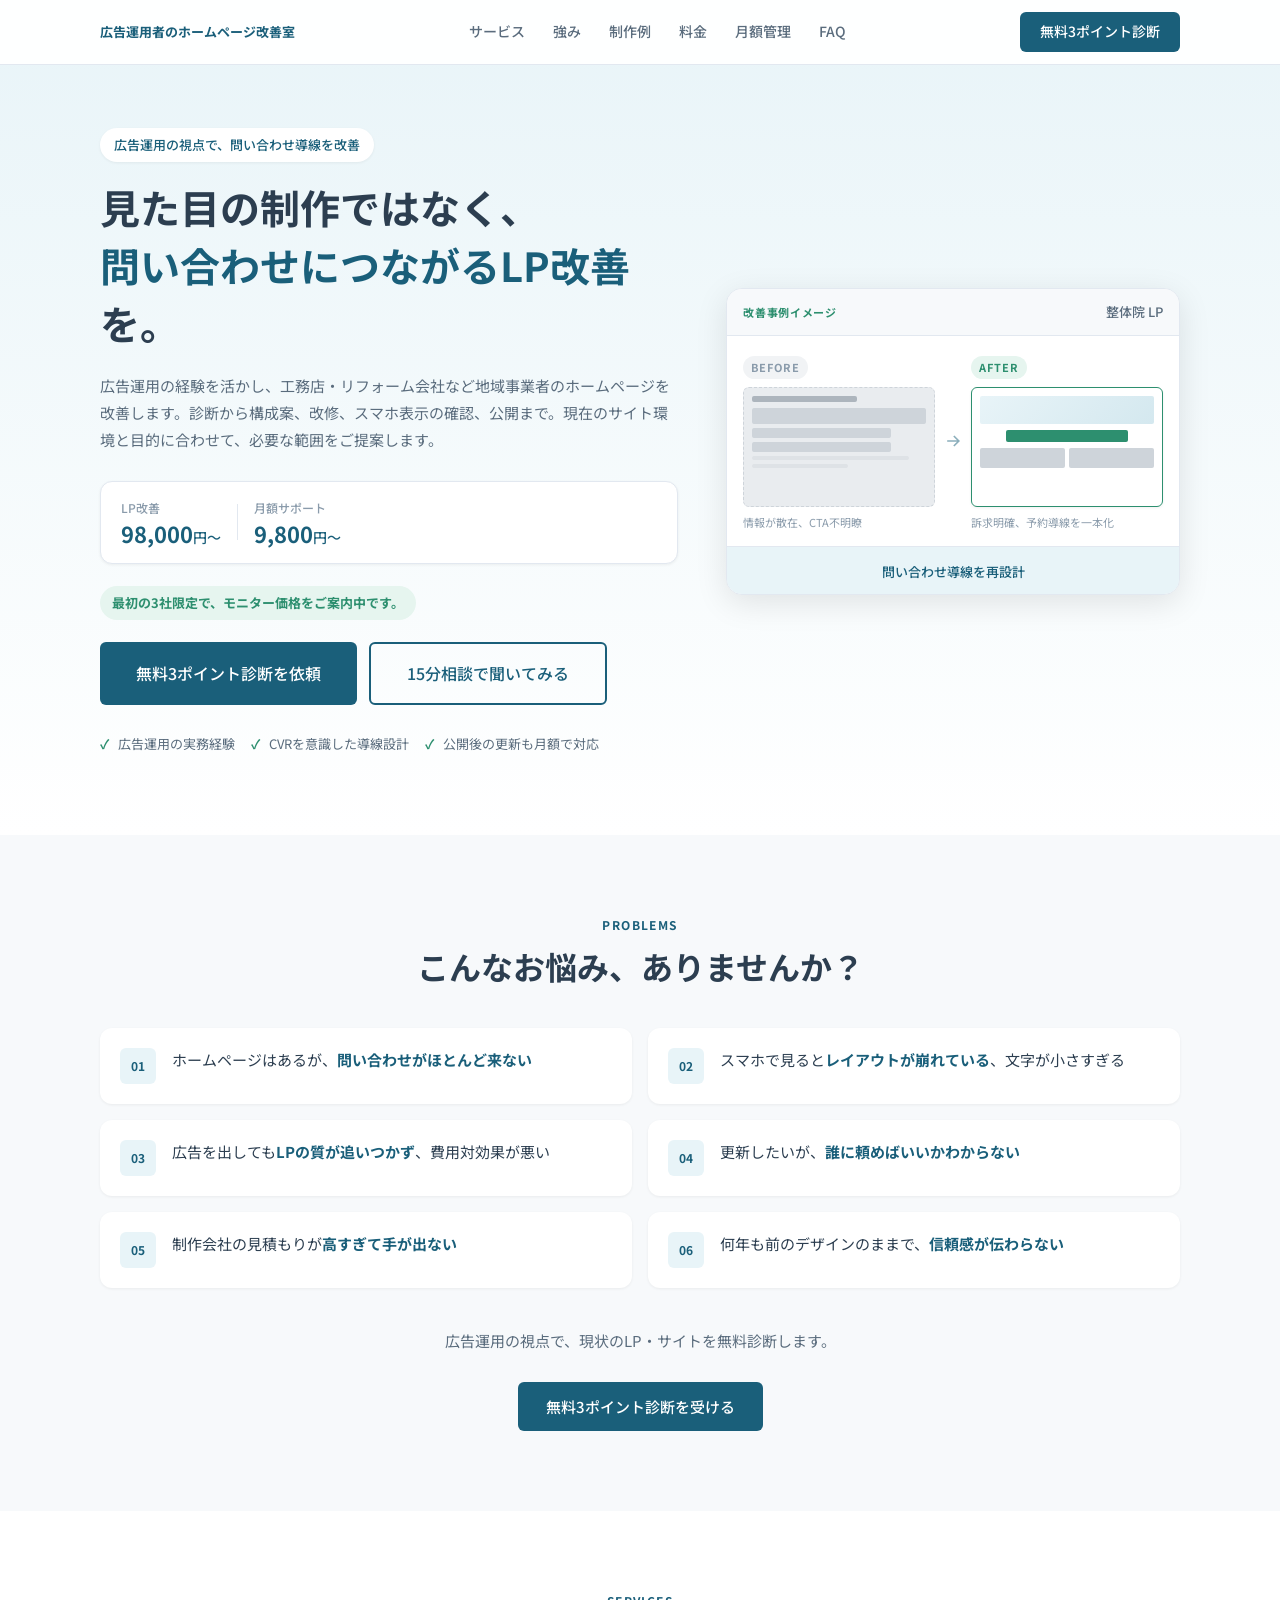
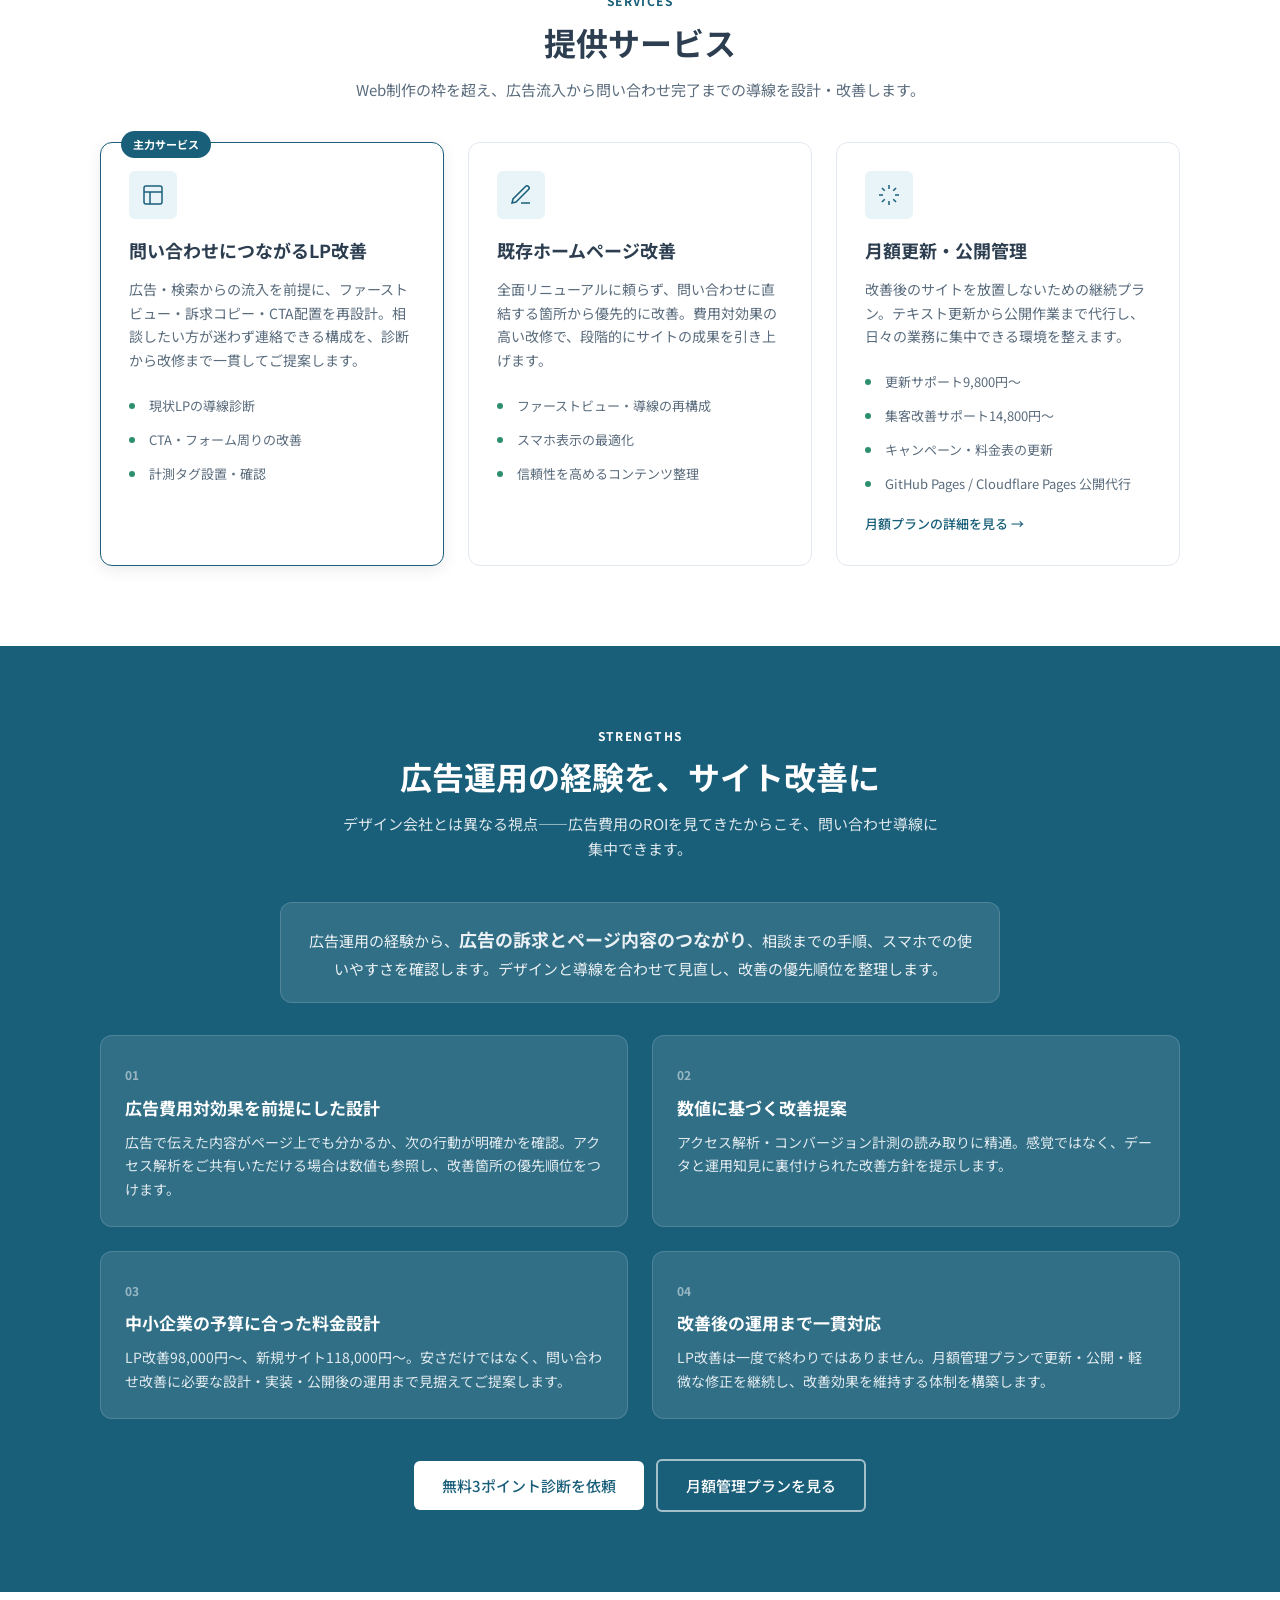
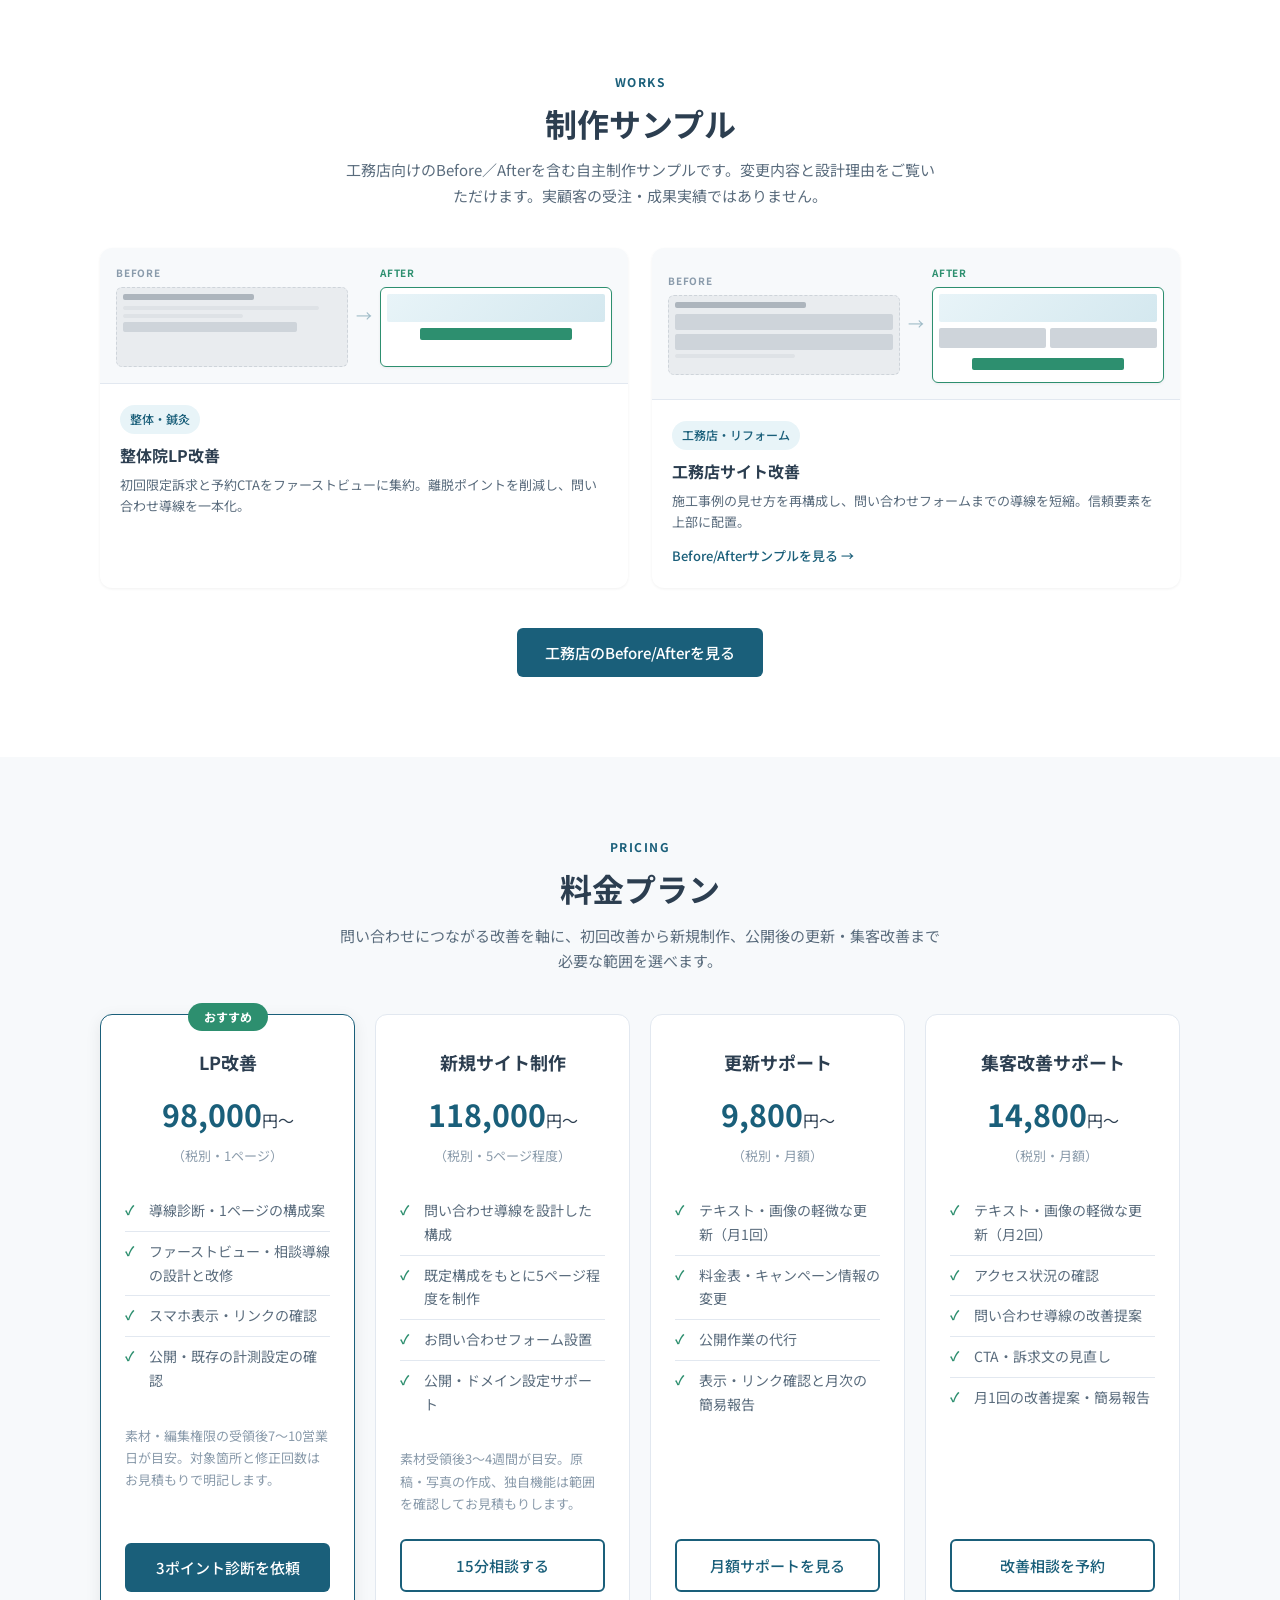
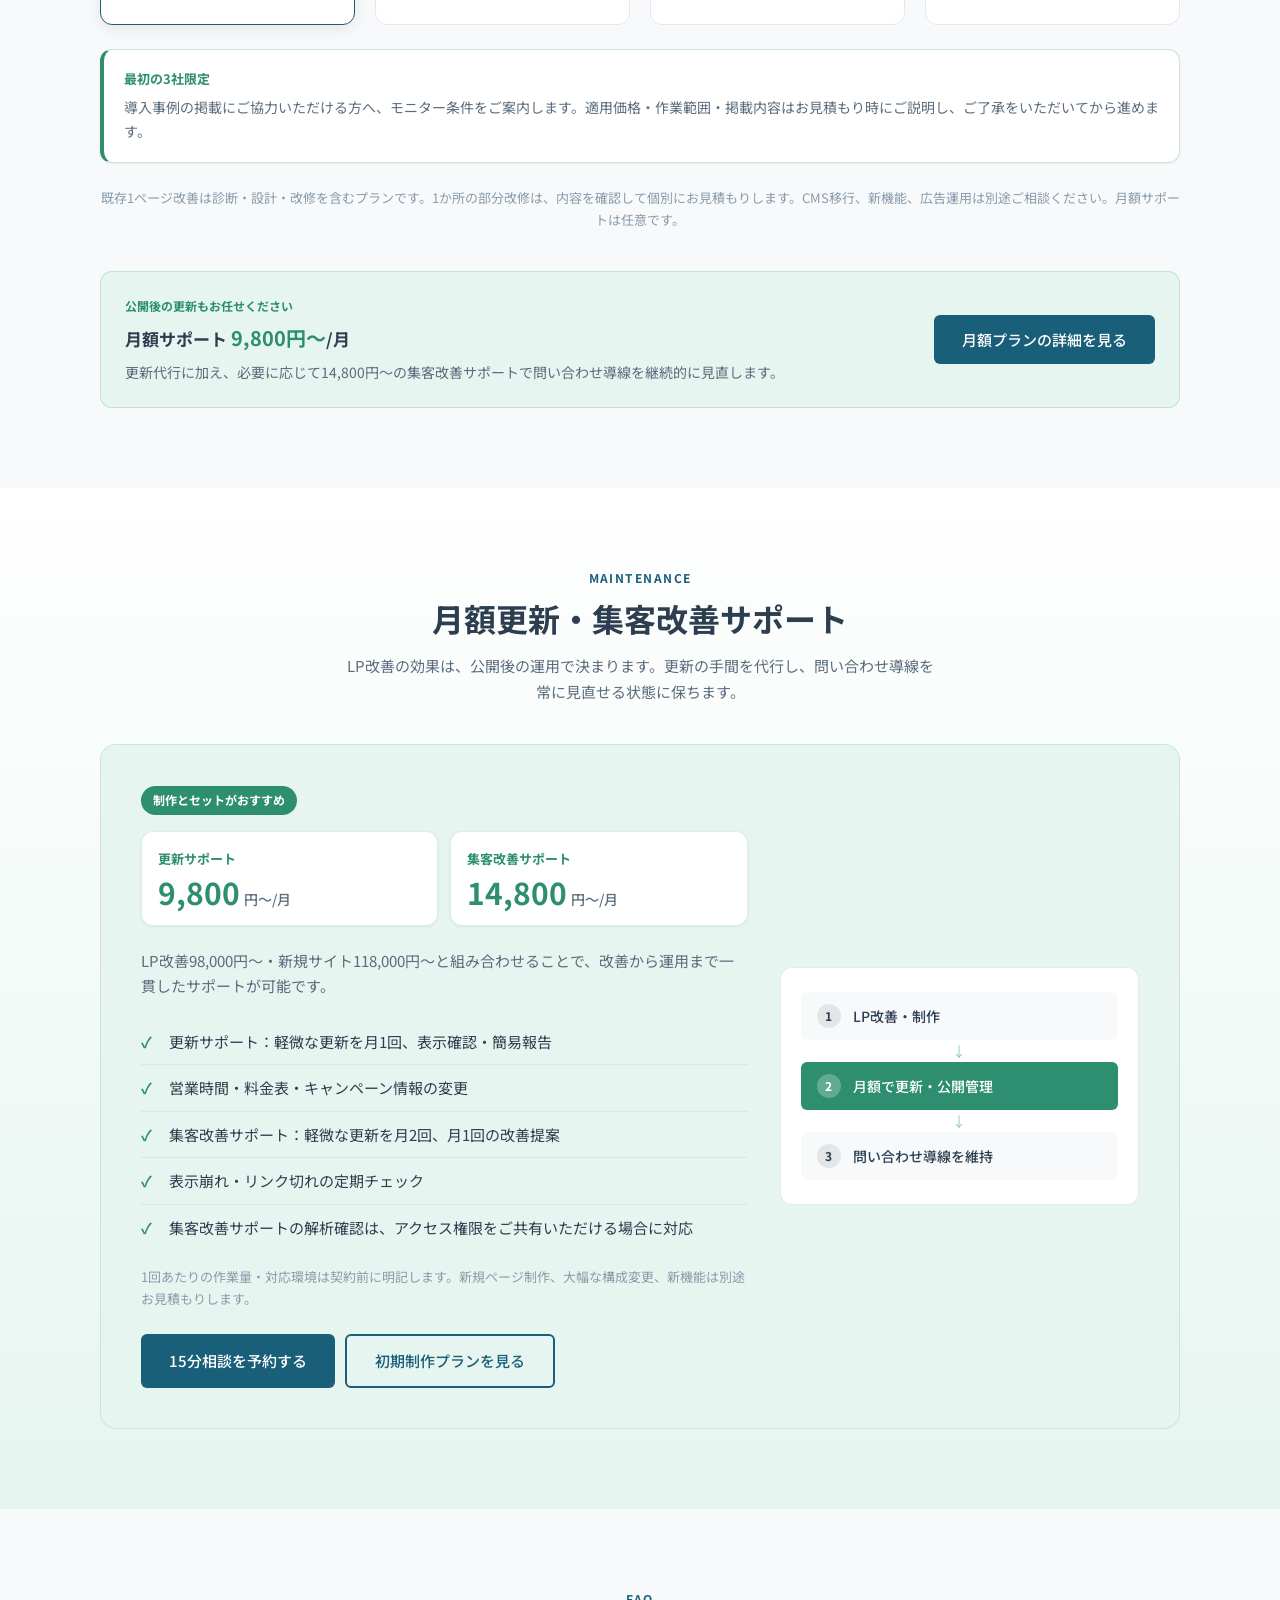
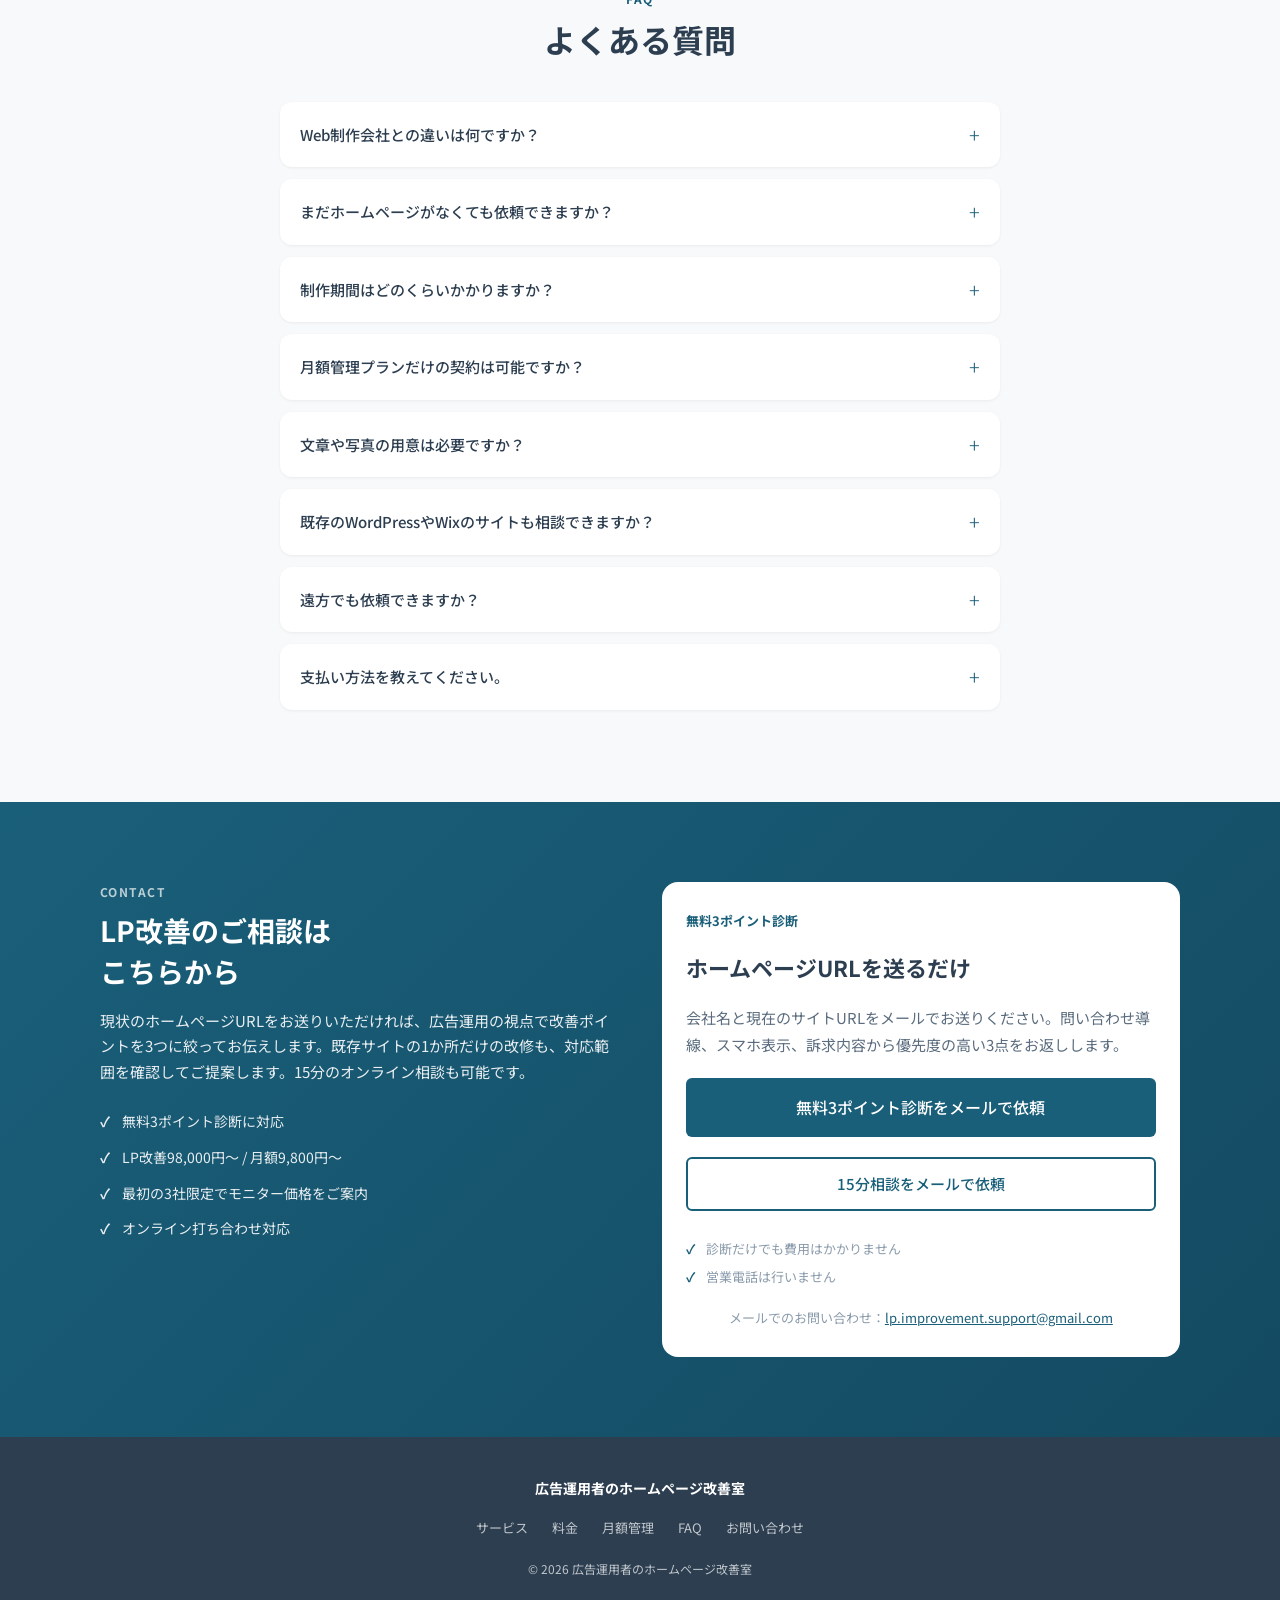
<file: index.html>
<!DOCTYPE html>
<html lang="ja">
<head>
  <meta charset="UTF-8">
  <meta name="viewport" content="width=device-width, initial-scale=1.0">
  <meta name="description" content="広告運用の経験を活かし、問い合わせにつながるLP改善を支援。診断・構成・改修・公開まで1ページ98,000円〜。新規サイト118,000円〜、月額サポート9,800円〜。工務店・地域事業者向け。">
  <title>広告運用者のホームページ改善室｜問い合わせにつながるLP改善</title>
  <link rel="stylesheet" href="style.css">
  <link rel="preconnect" href="https://fonts.googleapis.com">
  <link rel="preconnect" href="https://fonts.gstatic.com" crossorigin>
  <link href="https://fonts.googleapis.com/css2?family=Noto+Sans+JP:wght@400;500;700&amp;display=swap" rel="stylesheet">
</head>
<body>

  <!-- ===== ヘッダー ===== -->
  <header class="header">
    <input type="checkbox" id="menu-toggle" class="header__menu-check" aria-hidden="true">
    <div class="container header__inner">
      <a href="#" class="header__logo">広告運用者の<br class="sp-only">ホームページ改善室</a>
      <nav class="header__nav" aria-label="メインナビゲーション">
        <a href="#services">サービス</a>
        <a href="#strengths">強み</a>
        <a href="#samples">制作例</a>
        <a href="#pricing">料金</a>
        <a href="#maintenance">月額管理</a>
        <a href="#faq">FAQ</a>
      </nav>
      <a href="#contact" class="btn btn--primary btn--sm header__cta">無料3ポイント診断</a>
      <label for="menu-toggle" class="header__menu-btn" aria-label="メニューを開く">
        <span></span>
        <span></span>
        <span></span>
      </label>
    </div>
    <!-- モバイルメニュー（CSSのみで開閉） -->
    <nav class="header__mobile-nav" aria-label="モバイルナビゲーション">
      <a href="#services">サービス</a>
      <a href="#strengths">強み</a>
      <a href="#samples">制作例</a>
      <a href="#pricing">料金</a>
      <a href="#maintenance">月額管理</a>
      <a href="#faq">FAQ</a>
      <a href="#contact" class="btn btn--primary">無料3ポイント診断はこちら</a>
    </nav>
  </header>

  <main>

    <!-- ===== 1. ファーストビュー ===== -->
    <section class="hero" id="top">
      <div class="container hero__inner">
        <div class="hero__content">
          <!-- キャッチコピー：必要に応じて編集 -->
          <p class="hero__label">広告運用の視点で、問い合わせ導線を改善</p>
          <h1 class="hero__title">
            見た目の制作ではなく、<br>
            <span class="hero__title-accent">問い合わせにつながるLP改善</span>を。
          </h1>
          <!-- サブコピー：必要に応じて編集 -->
          <p class="hero__desc">
            広告運用の経験を活かし、工務店・リフォーム会社など地域事業者のホームページを改善します。診断から構成案、改修、スマホ表示の確認、公開まで。現在のサイト環境と目的に合わせて、必要な範囲をご提案します。
          </p>
          <!-- 料金表示：金額変更時はここを編集 -->
          <div class="hero__pricing">
            <div class="hero__pricing-item">
              <span class="hero__pricing-label">LP改善</span>
              <span class="hero__pricing-value">98,000<span class="hero__pricing-unit">円〜</span></span>
            </div>
            <div class="hero__pricing-divider" aria-hidden="true"></div>
            <div class="hero__pricing-item">
              <span class="hero__pricing-label">月額サポート</span>
              <span class="hero__pricing-value">9,800<span class="hero__pricing-unit">円〜</span></span>
            </div>
          </div>
          <p class="hero__monitor">最初の3社限定で、モニター価格をご案内中です。</p>
          <div class="hero__actions">
            <a href="#contact" class="btn btn--primary btn--lg">無料3ポイント診断を依頼</a>
            <a href="#contact" class="btn btn--outline btn--lg">15分相談で聞いてみる</a>
          </div>
          <ul class="hero__trust">
            <li>広告運用の実務経験</li>
            <li>CVRを意識した導線設計</li>
            <li>公開後の更新も月額で対応</li>
          </ul>
        </div>
        <div class="hero__visual">
          <!-- Before/Afterカード：実績画像に差し替え可能 -->
          <div class="ba-card" role="img" aria-label="LP改善のBefore/Afterイメージ">
            <div class="ba-card__head">
              <span class="ba-card__badge">改善事例イメージ</span>
              <span class="ba-card__type">整体院 LP</span>
            </div>
            <div class="ba-card__body">
              <div class="ba-panel ba-panel--before">
                <span class="ba-panel__label">Before</span>
                <div class="ba-mock ba-mock--old">
                  <div class="ba-mock__bar ba-mock__bar--thin"></div>
                  <div class="ba-mock__block ba-mock__block--sm"></div>
                  <div class="ba-mock__block ba-mock__block--xs"></div>
                  <div class="ba-mock__block ba-mock__block--xs"></div>
                  <div class="ba-mock__text-line"></div>
                  <div class="ba-mock__text-line ba-mock__text-line--short"></div>
                </div>
                <p class="ba-panel__note">情報が散在、CTA不明瞭</p>
              </div>
              <div class="ba-card__arrow" aria-hidden="true">
                <svg viewBox="0 0 24 24" fill="none" stroke="currentColor" stroke-width="2"><path d="M5 12h14M13 6l6 6-6 6"/></svg>
              </div>
              <div class="ba-panel ba-panel--after">
                <span class="ba-panel__label">After</span>
                <div class="ba-mock ba-mock--new">
                  <div class="ba-mock__hero-area"></div>
                  <div class="ba-mock__cta-btn"></div>
                  <div class="ba-mock__grid">
                    <div class="ba-mock__block ba-mock__block--md"></div>
                    <div class="ba-mock__block ba-mock__block--md"></div>
                  </div>
                </div>
                <p class="ba-panel__note">訴求明確、予約導線を一本化</p>
              </div>
            </div>
            <div class="ba-card__foot">
              <span class="ba-card__metric">問い合わせ導線を再設計</span>
            </div>
          </div>
        </div>
      </div>
    </section>

    <!-- ===== 2. こんなお悩みありませんか ===== -->
    <section class="section section--gray" id="problems">
      <div class="container">
        <div class="section__header">
          <p class="section__label">PROBLEMS</p>
          <h2 class="section__title">こんなお悩み、ありませんか？</h2>
        </div>
        <ul class="problem-list">
          <!-- お悩み項目：必要に応じて追加・編集 -->
          <li class="problem-card">
            <span class="problem-card__icon" aria-hidden="true">01</span>
            <p>ホームページはあるが、<strong>問い合わせがほとんど来ない</strong></p>
          </li>
          <li class="problem-card">
            <span class="problem-card__icon" aria-hidden="true">02</span>
            <p>スマホで見ると<strong>レイアウトが崩れている</strong>、文字が小さすぎる</p>
          </li>
          <li class="problem-card">
            <span class="problem-card__icon" aria-hidden="true">03</span>
            <p>広告を出しても<strong>LPの質が追いつかず</strong>、費用対効果が悪い</p>
          </li>
          <li class="problem-card">
            <span class="problem-card__icon" aria-hidden="true">04</span>
            <p>更新したいが、<strong>誰に頼めばいいかわからない</strong></p>
          </li>
          <li class="problem-card">
            <span class="problem-card__icon" aria-hidden="true">05</span>
            <p>制作会社の見積もりが<strong>高すぎて手が出ない</strong></p>
          </li>
          <li class="problem-card">
            <span class="problem-card__icon" aria-hidden="true">06</span>
            <p>何年も前のデザインのままで、<strong>信頼感が伝わらない</strong></p>
          </li>
        </ul>
        <div class="section__cta">
          <p class="section__cta-text">広告運用の視点で、現状のLP・サイトを無料診断します。</p>
          <a href="#contact" class="btn btn--primary">無料3ポイント診断を受ける</a>
        </div>
      </div>
    </section>

    <!-- ===== 3. 提供サービス ===== -->
    <section class="section" id="services">
      <div class="container">
        <div class="section__header">
          <p class="section__label">SERVICES</p>
          <h2 class="section__title">提供サービス</h2>
          <p class="section__lead">Web制作の枠を超え、広告流入から問い合わせ完了までの導線を設計・改善します。</p>
        </div>
        <div class="service-grid">
          <!-- サービス1：LP改善（メイン訴求） -->
          <article class="service-card service-card--featured">
            <span class="service-card__badge">主力サービス</span>
            <div class="service-card__icon" aria-hidden="true">
              <svg viewBox="0 0 24 24" fill="none" stroke="currentColor" stroke-width="1.5"><rect x="3" y="3" width="18" height="18" rx="2"/><path d="M3 9h18M9 21V9"/></svg>
            </div>
            <h3 class="service-card__title">問い合わせにつながるLP改善</h3>
            <p class="service-card__desc">広告・検索からの流入を前提に、ファーストビュー・訴求コピー・CTA配置を再設計。相談したい方が迷わず連絡できる構成を、診断から改修まで一貫してご提案します。</p>
            <ul class="service-card__list">
              <li>現状LPの導線診断</li>
              <li>CTA・フォーム周りの改善</li>
              <li>計測タグ設置・確認</li>
            </ul>
          </article>
          <!-- サービス2：サイト改善 -->
          <article class="service-card">
            <div class="service-card__icon" aria-hidden="true">
              <svg viewBox="0 0 24 24" fill="none" stroke="currentColor" stroke-width="1.5"><path d="M12 20h9M16.5 3.5a2.12 2.12 0 013 3L7 19l-4 1 1-4L16.5 3.5z"/></svg>
            </div>
            <h3 class="service-card__title">既存ホームページ改善</h3>
            <p class="service-card__desc">全面リニューアルに頼らず、問い合わせに直結する箇所から優先的に改善。費用対効果の高い改修で、段階的にサイトの成果を引き上げます。</p>
            <ul class="service-card__list">
              <li>ファーストビュー・導線の再構成</li>
              <li>スマホ表示の最適化</li>
              <li>信頼性を高めるコンテンツ整理</li>
            </ul>
          </article>
          <!-- サービス3：月額管理 -->
          <article class="service-card">
            <div class="service-card__icon" aria-hidden="true">
              <svg viewBox="0 0 24 24" fill="none" stroke="currentColor" stroke-width="1.5"><path d="M12 2v4M12 18v4M4.93 4.93l2.83 2.83M16.24 16.24l2.83 2.83M2 12h4M18 12h4M4.93 19.07l2.83-2.83M16.24 7.76l2.83-2.83"/></svg>
            </div>
            <h3 class="service-card__title">月額更新・公開管理</h3>
            <p class="service-card__desc">改善後のサイトを放置しないための継続プラン。テキスト更新から公開作業まで代行し、日々の業務に集中できる環境を整えます。</p>
            <ul class="service-card__list">
              <li>更新サポート9,800円〜</li>
              <li>集客改善サポート14,800円〜</li>
              <li>キャンペーン・料金表の更新</li>
              <li>GitHub Pages / Cloudflare Pages 公開代行</li>
            </ul>
            <a href="#maintenance" class="service-card__link">月額プランの詳細を見る →</a>
          </article>
        </div>
      </div>
    </section>

    <!-- ===== 4. 広告運用者としての強み ===== -->
    <section class="section section--accent" id="strengths">
      <div class="container">
        <div class="section__header section__header--light">
          <p class="section__label">STRENGTHS</p>
          <h2 class="section__title">広告運用の経験を、サイト改善に</h2>
          <p class="section__lead">デザイン会社とは異なる視点——広告費用のROIを見てきたからこそ、問い合わせ導線に集中できます。</p>
        </div>
        <div class="strength-intro">
          <p class="strength-intro__text">広告運用の経験から、<strong>広告の訴求とページ内容のつながり</strong>、相談までの手順、スマホでの使いやすさを確認します。デザインと導線を合わせて見直し、改善の優先順位を整理します。</p>
        </div>
        <div class="strength-grid">
          <!-- 強み1 -->
          <article class="strength-card">
            <span class="strength-card__num">01</span>
            <h3 class="strength-card__title">広告費用対効果を前提にした設計</h3>
            <p class="strength-card__desc">広告で伝えた内容がページ上でも分かるか、次の行動が明確かを確認。アクセス解析をご共有いただける場合は数値も参照し、改善箇所の優先順位をつけます。</p>
          </article>
          <!-- 強み2 -->
          <article class="strength-card">
            <span class="strength-card__num">02</span>
            <h3 class="strength-card__title">数値に基づく改善提案</h3>
            <p class="strength-card__desc">アクセス解析・コンバージョン計測の読み取りに精通。感覚ではなく、データと運用知見に裏付けられた改善方針を提示します。</p>
          </article>
          <!-- 強み3 -->
          <article class="strength-card">
            <span class="strength-card__num">03</span>
            <h3 class="strength-card__title">中小企業の予算に合った料金設計</h3>
            <p class="strength-card__desc">LP改善98,000円〜、新規サイト118,000円〜。安さだけではなく、問い合わせ改善に必要な設計・実装・公開後の運用まで見据えてご提案します。</p>
          </article>
          <!-- 強み4 -->
          <article class="strength-card">
            <span class="strength-card__num">04</span>
            <h3 class="strength-card__title">改善後の運用まで一貫対応</h3>
            <p class="strength-card__desc">LP改善は一度で終わりではありません。月額管理プランで更新・公開・軽微な修正を継続し、改善効果を維持する体制を構築します。</p>
          </article>
        </div>
        <div class="section__cta section__cta--light">
          <a href="#contact" class="btn btn--white">無料3ポイント診断を依頼</a>
          <a href="#maintenance" class="btn btn--outline-white">月額管理プランを見る</a>
        </div>
      </div>
    </section>

    <!-- ===== 5. 制作サンプル ===== -->
    <section class="section" id="samples">
      <div class="container">
        <div class="section__header">
          <p class="section__label">WORKS</p>
          <h2 class="section__title">制作サンプル</h2>
          <p class="section__lead">工務店向けのBefore／Afterを含む自主制作サンプルです。変更内容と設計理由をご覧いただけます。実顧客の受注・成果実績ではありません。</p>
        </div>
        <div class="sample-grid sample-grid--ba">
          <!-- サンプル1：整体院 Before/After -->
          <article class="sample-card sample-card--ba">
            <div class="sample-ba">
              <div class="sample-ba__panel sample-ba__panel--before">
                <span class="sample-ba__label">Before</span>
                <div class="ba-mock ba-mock--old ba-mock--compact">
                  <div class="ba-mock__bar ba-mock__bar--thin"></div>
                  <div class="ba-mock__text-line"></div>
                  <div class="ba-mock__text-line ba-mock__text-line--short"></div>
                  <div class="ba-mock__block ba-mock__block--xs"></div>
                </div>
              </div>
              <div class="sample-ba__arrow" aria-hidden="true">→</div>
              <div class="sample-ba__panel sample-ba__panel--after">
                <span class="sample-ba__label">After</span>
                <div class="ba-mock ba-mock--new ba-mock--compact">
                  <div class="ba-mock__hero-area"></div>
                  <div class="ba-mock__cta-btn"></div>
                </div>
              </div>
            </div>
            <div class="sample-card__body">
              <span class="sample-card__tag">整体・鍼灸</span>
              <h3 class="sample-card__title">整体院LP改善</h3>
              <p class="sample-card__desc">初回限定訴求と予約CTAをファーストビューに集約。離脱ポイントを削減し、問い合わせ導線を一本化。</p>
            </div>
          </article>
          <!-- サンプル2：工務店 Before/After -->
          <article class="sample-card sample-card--ba">
            <div class="sample-ba">
              <div class="sample-ba__panel sample-ba__panel--before">
                <span class="sample-ba__label">Before</span>
                <div class="ba-mock ba-mock--old ba-mock--compact">
                  <div class="ba-mock__bar ba-mock__bar--thin"></div>
                  <div class="ba-mock__block ba-mock__block--sm"></div>
                  <div class="ba-mock__block ba-mock__block--sm"></div>
                  <div class="ba-mock__text-line ba-mock__text-line--short"></div>
                </div>
              </div>
              <div class="sample-ba__arrow" aria-hidden="true">→</div>
              <div class="sample-ba__panel sample-ba__panel--after">
                <span class="sample-ba__label">After</span>
                <div class="ba-mock ba-mock--new ba-mock--compact">
                  <div class="ba-mock__hero-area"></div>
                  <div class="ba-mock__grid">
                    <div class="ba-mock__block ba-mock__block--md"></div>
                    <div class="ba-mock__block ba-mock__block--md"></div>
                  </div>
                  <div class="ba-mock__cta-btn"></div>
                </div>
              </div>
            </div>
            <div class="sample-card__body">
              <span class="sample-card__tag">工務店・リフォーム</span>
              <h3 class="sample-card__title">工務店サイト改善</h3>
              <p class="sample-card__desc">施工事例の見せ方を再構成し、問い合わせフォームまでの導線を短縮。信頼要素を上部に配置。</p>
              <a href="komuten-before-after.html" class="service-card__link">Before/Afterサンプルを見る →</a>
            </div>
          </article>
        </div>
        <div class="section__cta">
          <a href="komuten-before-after.html" class="btn btn--primary">工務店のBefore/Afterを見る</a>
        </div>
      </div>
    </section>

    <!-- ===== 6. 料金プラン ===== -->
    <section class="section section--gray" id="pricing">
      <div class="container">
        <div class="section__header">
          <p class="section__label">PRICING</p>
          <h2 class="section__title">料金プラン</h2>
          <p class="section__lead">問い合わせにつながる改善を軸に、初回改善から新規制作、公開後の更新・集客改善まで必要な範囲を選べます。</p>
        </div>
        <div class="pricing-grid">
          <!-- プラン1：LP改善 -->
          <article class="pricing-card pricing-card--featured">
            <span class="pricing-card__badge">おすすめ</span>
            <h3 class="pricing-card__name">LP改善</h3>
            <p class="pricing-card__price"><span class="pricing-card__amount">98,000</span>円〜</p>
            <p class="pricing-card__note">（税別・1ページ）</p>
            <ul class="pricing-card__features">
              <li>導線診断・1ページの構成案</li>
              <li>ファーストビュー・相談導線の設計と改修</li>
              <li>スマホ表示・リンクの確認</li>
              <li>公開・既存の計測設定の確認</li>
            </ul>
            <p class="pricing-card__scope">素材・編集権限の受領後7〜10営業日が目安。対象箇所と修正回数はお見積もりで明記します。</p>
            <a href="#contact" class="btn btn--primary btn--block">3ポイント診断を依頼</a>
          </article>
          <!-- プラン2：新規制作 -->
          <article class="pricing-card">
            <h3 class="pricing-card__name">新規サイト制作</h3>
            <p class="pricing-card__price"><span class="pricing-card__amount">118,000</span>円〜</p>
            <p class="pricing-card__note">（税別・5ページ程度）</p>
            <ul class="pricing-card__features">
              <li>問い合わせ導線を設計した構成</li>
              <li>既定構成をもとに5ページ程度を制作</li>
              <li>お問い合わせフォーム設置</li>
              <li>公開・ドメイン設定サポート</li>
            </ul>
            <p class="pricing-card__scope">素材受領後3〜4週間が目安。原稿・写真の作成、独自機能は範囲を確認してお見積もりします。</p>
            <a href="#contact" class="btn btn--outline btn--block">15分相談する</a>
          </article>
          <!-- プラン3：更新サポート -->
          <article class="pricing-card">
            <h3 class="pricing-card__name">更新サポート</h3>
            <p class="pricing-card__price"><span class="pricing-card__amount">9,800</span>円〜</p>
            <p class="pricing-card__note">（税別・月額）</p>
            <ul class="pricing-card__features">
              <li>テキスト・画像の軽微な更新（月1回）</li>
              <li>料金表・キャンペーン情報の変更</li>
              <li>公開作業の代行</li>
              <li>表示・リンク確認と月次の簡易報告</li>
            </ul>
            <a href="#maintenance" class="btn btn--outline btn--block">月額サポートを見る</a>
          </article>
          <!-- プラン4：集客改善サポート -->
          <article class="pricing-card">
            <h3 class="pricing-card__name">集客改善サポート</h3>
            <p class="pricing-card__price"><span class="pricing-card__amount">14,800</span>円〜</p>
            <p class="pricing-card__note">（税別・月額）</p>
            <ul class="pricing-card__features">
              <li>テキスト・画像の軽微な更新（月2回）</li>
              <li>アクセス状況の確認</li>
              <li>問い合わせ導線の改善提案</li>
              <li>CTA・訴求文の見直し</li>
              <li>月1回の改善提案・簡易報告</li>
            </ul>
            <a href="#contact" class="btn btn--outline btn--block">改善相談を予約</a>
          </article>
        </div>
        <div class="pricing-monitor">
          <p class="pricing-monitor__label">最初の3社限定</p>
          <p class="pricing-monitor__text">導入事例の掲載にご協力いただける方へ、モニター条件をご案内します。適用価格・作業範囲・掲載内容はお見積もり時にご説明し、ご了承をいただいてから進めます。</p>
        </div>
        <p class="pricing-note">既存1ページ改善は診断・設計・改修を含むプランです。1か所の部分改修は、内容を確認して個別にお見積もりします。CMS移行、新機能、広告運用は別途ご相談ください。月額サポートは任意です。</p>
        <!-- 月額プランへの導線バナー -->
        <div class="pricing-banner">
          <div class="pricing-banner__content">
            <p class="pricing-banner__label">公開後の更新もお任せください</p>
            <p class="pricing-banner__title">月額サポート <strong>9,800円〜</strong>/月</p>
            <p class="pricing-banner__desc">更新代行に加え、必要に応じて14,800円〜の集客改善サポートで問い合わせ導線を継続的に見直します。</p>
          </div>
          <a href="#maintenance" class="btn btn--primary">月額プランの詳細を見る</a>
        </div>
      </div>
    </section>

    <!-- ===== 7. 月額更新・公開管理プラン ===== -->
    <section class="section section--maintenance" id="maintenance">
      <div class="container">
        <div class="section__header">
          <p class="section__label">MAINTENANCE</p>
          <h2 class="section__title">月額更新・集客改善サポート</h2>
          <p class="section__lead">LP改善の効果は、公開後の運用で決まります。更新の手間を代行し、問い合わせ導線を常に見直せる状態に保ちます。</p>
        </div>
        <div class="maintenance-box">
          <div class="maintenance-box__content">
            <span class="maintenance-box__badge">制作とセットがおすすめ</span>
            <div class="maintenance-plan-grid">
              <div class="maintenance-plan">
                <span class="maintenance-plan__label">更新サポート</span>
                <span class="maintenance-plan__price">9,800<span>円〜/月</span></span>
              </div>
              <div class="maintenance-plan">
                <span class="maintenance-plan__label">集客改善サポート</span>
                <span class="maintenance-plan__price">14,800<span>円〜/月</span></span>
              </div>
            </div>
            <p class="maintenance-box__lead">LP改善98,000円〜・新規サイト118,000円〜と組み合わせることで、改善から運用まで一貫したサポートが可能です。</p>
            <ul class="maintenance-box__list">
              <!-- 月額プラン内容：必要に応じて編集 -->
              <li>更新サポート：軽微な更新を月1回、表示確認・簡易報告</li>
              <li>営業時間・料金表・キャンペーン情報の変更</li>
              <li>集客改善サポート：軽微な更新を月2回、月1回の改善提案</li>
              <li>表示崩れ・リンク切れの定期チェック</li>
              <li>集客改善サポートの解析確認は、アクセス権限をご共有いただける場合に対応</li>
            </ul>
            <p class="maintenance-box__note">1回あたりの作業量・対応環境は契約前に明記します。新規ページ制作、大幅な構成変更、新機能は別途お見積もりします。</p>
            <div class="maintenance-box__actions">
              <a href="#contact" class="btn btn--primary">15分相談を予約する</a>
              <a href="#pricing" class="btn btn--outline">初期制作プランを見る</a>
            </div>
          </div>
          <div class="maintenance-box__visual">
            <div class="maintenance-flow">
              <div class="maintenance-flow__step">
                <span class="maintenance-flow__num">1</span>
                <span class="maintenance-flow__text">LP改善・制作</span>
              </div>
              <div class="maintenance-flow__arrow" aria-hidden="true">↓</div>
              <div class="maintenance-flow__step maintenance-flow__step--active">
                <span class="maintenance-flow__num">2</span>
                <span class="maintenance-flow__text">月額で更新・公開管理</span>
              </div>
              <div class="maintenance-flow__arrow" aria-hidden="true">↓</div>
              <div class="maintenance-flow__step">
                <span class="maintenance-flow__num">3</span>
                <span class="maintenance-flow__text">問い合わせ導線を維持</span>
              </div>
            </div>
          </div>
        </div>
      </div>
    </section>

    <!-- ===== 8. よくある質問 ===== -->
    <section class="section section--gray" id="faq">
      <div class="container">
        <div class="section__header">
          <p class="section__label">FAQ</p>
          <h2 class="section__title">よくある質問</h2>
        </div>
        <div class="faq-list">
          <!-- FAQ項目：必要に応じて追加・編集 -->
          <details class="faq-item">
            <summary class="faq-item__question">Web制作会社との違いは何ですか？</summary>
            <p class="faq-item__answer">広告運用の経験を活かし、広告・検索から訪れた方が相談するまでの導線を確認します。訴求内容、スマホ表示、フォームへの進み方を合わせて見直し、必要な改修をご提案します。</p>
          </details>
          <details class="faq-item">
            <summary class="faq-item__question">まだホームページがなくても依頼できますか？</summary>
            <p class="faq-item__answer">はい、可能です。事業内容とターゲットをヒアリングしたうえで、問い合わせ導線を設計した新規制作から対応いたします。</p>
          </details>
          <details class="faq-item">
            <summary class="faq-item__question">制作期間はどのくらいかかりますか？</summary>
            <p class="faq-item__answer">LP・既存1ページの改善は、素材と編集権限の受領後7〜10営業日、新規5ページ程度の制作は3〜4週間が目安です。対象箇所、修正回数、公開日をお見積もり時に確認します。</p>
          </details>
          <details class="faq-item">
            <summary class="faq-item__question">月額管理プランだけの契約は可能ですか？</summary>
            <p class="faq-item__answer">はい、既存サイトの更新・公開管理のみのご依頼にも対応しています。まずは現状のサイトURLをお送りいただき、対応範囲をご確認ください。</p>
          </details>
          <details class="faq-item">
            <summary class="faq-item__question">文章や写真の用意は必要ですか？</summary>
            <p class="faq-item__answer">お持ちの素材があれば活用します。ない場合は、ヒアリング内容をもとに文章のたたき台を作成します。写真はストック素材のご提案も可能です（別途費用の場合あり）。</p>
          </details>
          <details class="faq-item">
            <summary class="faq-item__question">既存のWordPressやWixのサイトも相談できますか？</summary>
            <p class="faq-item__answer">現在の編集環境・権限・制作会社の管理範囲を確認し、対応できる改修をご提案します。環境によっては、既存の制作会社への改修仕様書の作成や別ページ制作をご案内します。サイト移行は必須ではありません。移行が必要な場合は別途お見積もりします。</p>
          </details>
          <details class="faq-item">
            <summary class="faq-item__question">遠方でも依頼できますか？</summary>
            <p class="faq-item__answer">はい、オンラインでのヒアリング・打ち合わせに対応しています。全国どこからでもご依頼いただけます。</p>
          </details>
          <details class="faq-item">
            <summary class="faq-item__question">支払い方法を教えてください。</summary>
            <p class="faq-item__answer">銀行振込に対応しています。制作プランは着手金50%・納品時50%が基本です。月額プランは月末締め翌月末払いとなります。</p>
          </details>
        </div>
      </div>
    </section>

    <!-- ===== 9. お問い合わせCTA ===== -->
    <section class="section contact" id="contact">
      <div class="container">
        <div class="contact__inner">
          <div class="contact__content">
            <p class="section__label section__label--light">CONTACT</p>
            <h2 class="contact__title">LP改善のご相談は<br>こちらから</h2>
            <p class="contact__desc">
              現状のホームページURLをお送りいただければ、広告運用の視点で改善ポイントを3つに絞ってお伝えします。既存サイトの1か所だけの改修も、対応範囲を確認してご提案します。15分のオンライン相談も可能です。
            </p>
            <ul class="contact__points">
              <li>無料3ポイント診断に対応</li>
              <li>LP改善98,000円〜 / 月額9,800円〜</li>
              <li>最初の3社限定でモニター価格をご案内</li>
              <li>オンライン打ち合わせ対応</li>
            </ul>
          </div>
          <div class="contact__form-area">
            <div class="contact-form">
              <p class="contact-form__label">無料3ポイント診断</p>
              <h3 class="contact-form__title">ホームページURLを送るだけ</h3>
              <p class="contact-form__desc">会社名と現在のサイトURLをメールでお送りください。問い合わせ導線、スマホ表示、訴求内容から優先度の高い3点をお返しします。</p>
              <a href="mailto:lp.improvement.support@gmail.com?subject=無料3ポイント診断の依頼&amp;body=会社名：%0AホームページURL：%0A現在のお悩み：" class="btn btn--primary btn--lg btn--block">無料3ポイント診断をメールで依頼</a>
              <a href="mailto:lp.improvement.support@gmail.com?subject=15分相談の希望&amp;body=会社名：%0AホームページURL：%0A相談したい内容：" class="btn btn--outline btn--block">15分相談をメールで依頼</a>
              <ul class="contact-form__notes">
                <li>診断だけでも費用はかかりません</li>
                <li>営業電話は行いません</li>
              </ul>
            </div>
            <p class="contact__alt">
              メールでのお問い合わせ：<a href="mailto:lp.improvement.support@gmail.com">lp.improvement.support@gmail.com</a>
            </p>
          </div>
        </div>
      </div>
    </section>

  </main>

  <!-- ===== フッター ===== -->
  <footer class="footer">
    <div class="container footer__inner">
      <p class="footer__logo">広告運用者のホームページ改善室</p>
      <nav class="footer__nav" aria-label="フッターナビゲーション">
        <a href="#services">サービス</a>
        <a href="#pricing">料金</a>
        <a href="#maintenance">月額管理</a>
        <a href="#faq">FAQ</a>
        <a href="#contact">お問い合わせ</a>
      </nav>
      <p class="footer__copy">&copy; 2026 広告運用者のホームページ改善室</p>
    </div>
  </footer>

  <!-- 固定CTA（スマホ用） -->
  <div class="fixed-cta">
    <a href="#maintenance" class="btn btn--outline btn--sm fixed-cta__sub">月額9,800円〜</a>
    <a href="#contact" class="btn btn--primary fixed-cta__main">無料診断</a>
  </div>

</body>
</html>
</file>
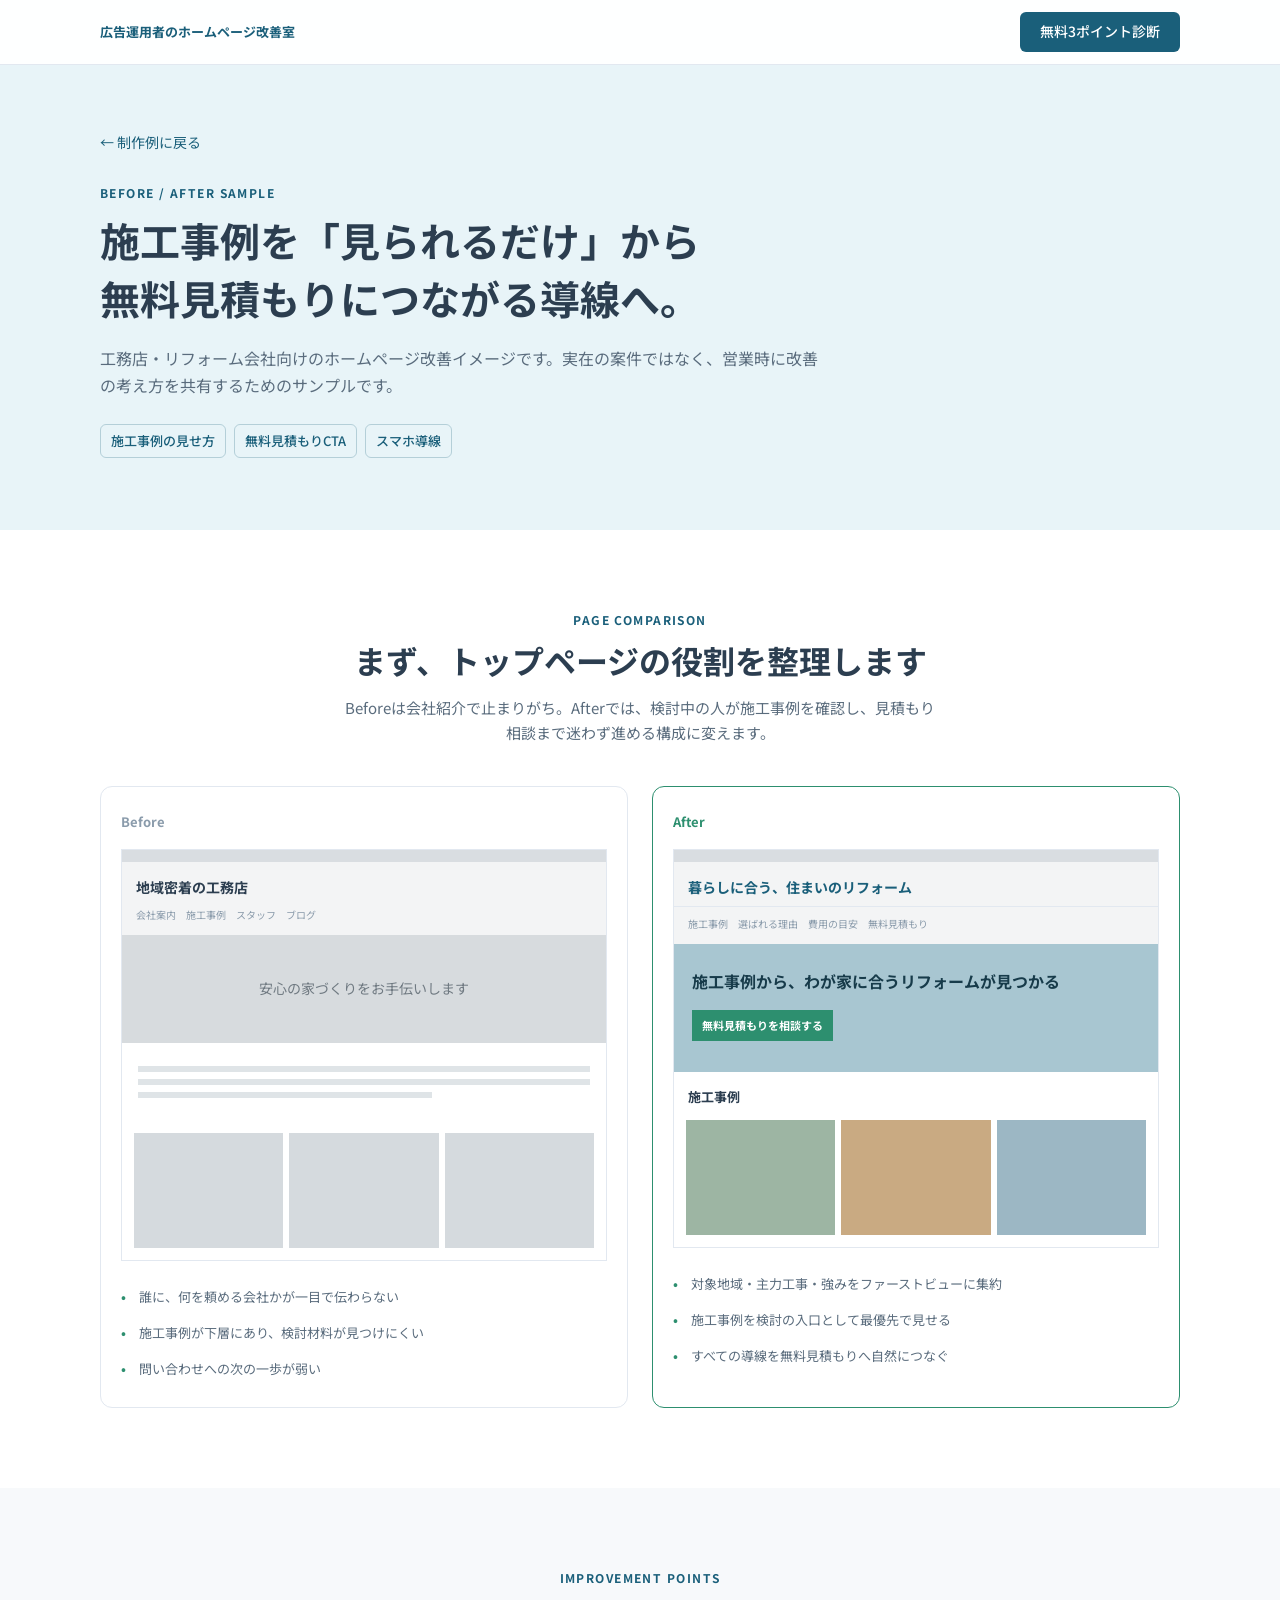
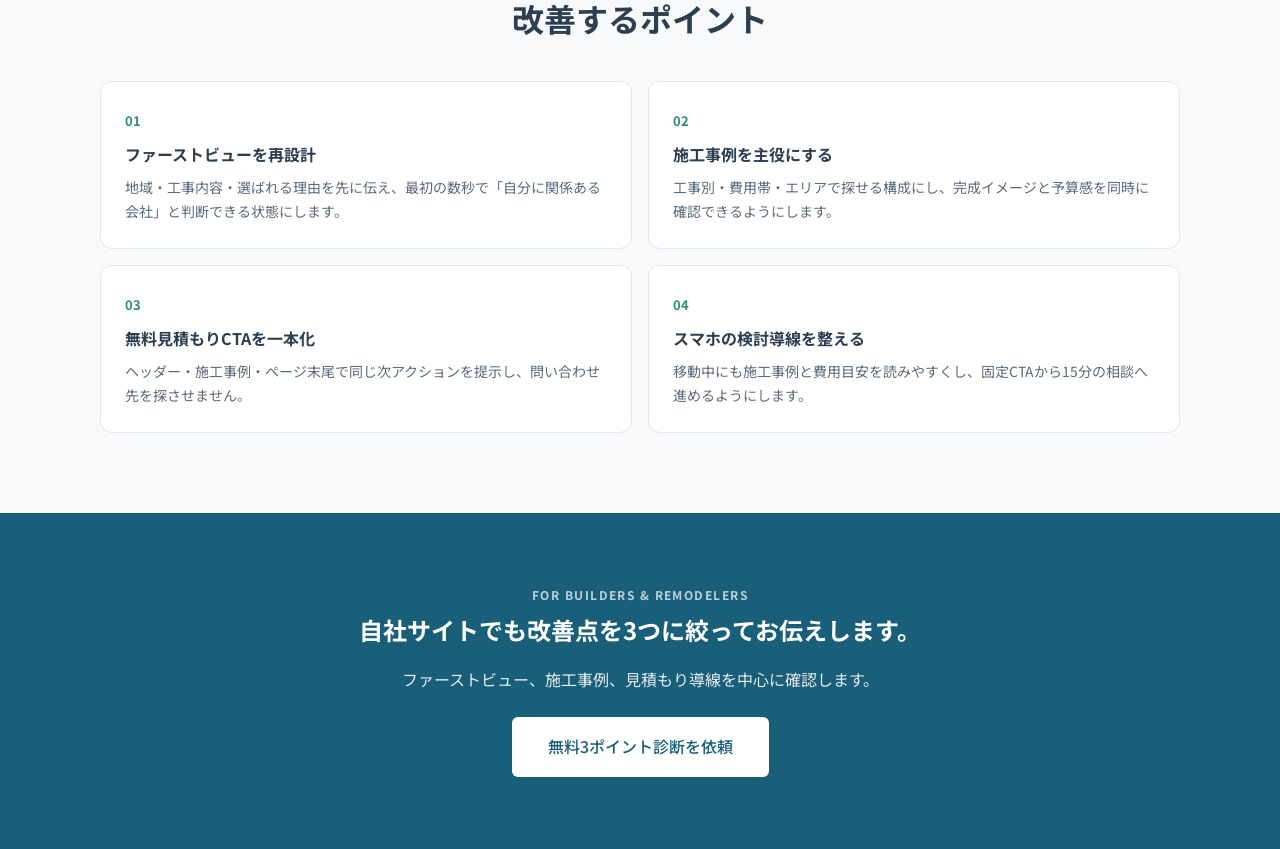
<file: komuten-before-after.html>
<!DOCTYPE html>
<html lang="ja">
<head>
  <meta charset="UTF-8">
  <meta name="viewport" content="width=device-width, initial-scale=1.0">
  <meta name="description" content="工務店・リフォーム会社向けのホームページ改善Before/Afterサンプル。施工事例と無料見積もり導線を軸にした改善イメージです。">
  <title>工務店サイト改善 Before/After｜広告運用者のホームページ改善室</title>
  <link rel="stylesheet" href="style.css">
  <link rel="preconnect" href="https://fonts.googleapis.com">
  <link rel="preconnect" href="https://fonts.gstatic.com" crossorigin>
  <link href="https://fonts.googleapis.com/css2?family=Noto+Sans+JP:wght@400;500;700&amp;display=swap" rel="stylesheet">
</head>
<body>
  <header class="header">
    <div class="container header__inner">
      <a href="index.html" class="header__logo">広告運用者の<br class="sp-only">ホームページ改善室</a>
      <a href="index.html#contact" class="btn btn--primary btn--sm header__cta">無料3ポイント診断</a>
    </div>
  </header>

  <main>
    <section class="case-hero">
      <div class="container">
        <a class="case-hero__back" href="index.html#samples">← 制作例に戻る</a>
        <p class="section__label">BEFORE / AFTER SAMPLE</p>
        <h1>施工事例を「見られるだけ」から<br>無料見積もりにつながる導線へ。</h1>
        <p>工務店・リフォーム会社向けのホームページ改善イメージです。実在の案件ではなく、営業時に改善の考え方を共有するためのサンプルです。</p>
        <div class="case-hero__chips">
          <span>施工事例の見せ方</span><span>無料見積もりCTA</span><span>スマホ導線</span>
        </div>
      </div>
    </section>

    <section class="section">
      <div class="container">
        <div class="section__header">
          <p class="section__label">PAGE COMPARISON</p>
          <h2 class="section__title">まず、トップページの役割を整理します</h2>
          <p class="section__lead">Beforeは会社紹介で止まりがち。Afterでは、検討中の人が施工事例を確認し、見積もり相談まで迷わず進める構成に変えます。</p>
        </div>
        <div class="case-compare">
          <article class="case-screen case-screen--before">
            <div class="case-screen__label">Before</div>
            <div class="case-browser">
              <div class="case-browser__bar"></div>
              <p class="case-browser__site">地域密着の工務店</p>
              <div class="case-browser__nav">会社案内　施工事例　スタッフ　ブログ</div>
              <div class="case-browser__blank">安心の家づくりをお手伝いします</div>
              <div class="case-browser__lines"><i></i><i></i><i></i></div>
              <div class="case-browser__tiles"><b></b><b></b><b></b></div>
            </div>
            <ul class="case-screen__points">
              <li>誰に、何を頼める会社かが一目で伝わらない</li>
              <li>施工事例が下層にあり、検討材料が見つけにくい</li>
              <li>問い合わせへの次の一歩が弱い</li>
            </ul>
          </article>
          <article class="case-screen case-screen--after">
            <div class="case-screen__label">After</div>
            <div class="case-browser case-browser--after">
              <div class="case-browser__bar"></div>
              <p class="case-browser__site">暮らしに合う、住まいのリフォーム</p>
              <div class="case-browser__nav">施工事例　選ばれる理由　費用の目安　無料見積もり</div>
              <div class="case-browser__hero">施工事例から、わが家に合うリフォームが見つかる<span>無料見積もりを相談する</span></div>
              <p class="case-browser__heading">施工事例</p>
              <div class="case-browser__tiles case-browser__tiles--photos"><b></b><b></b><b></b></div>
            </div>
            <ul class="case-screen__points">
              <li>対象地域・主力工事・強みをファーストビューに集約</li>
              <li>施工事例を検討の入口として最優先で見せる</li>
              <li>すべての導線を無料見積もりへ自然につなぐ</li>
            </ul>
          </article>
        </div>
      </div>
    </section>

    <section class="section section--gray">
      <div class="container">
        <div class="section__header">
          <p class="section__label">IMPROVEMENT POINTS</p>
          <h2 class="section__title">改善するポイント</h2>
        </div>
        <div class="case-point-grid">
          <article><span>01</span><h3>ファーストビューを再設計</h3><p>地域・工事内容・選ばれる理由を先に伝え、最初の数秒で「自分に関係ある会社」と判断できる状態にします。</p></article>
          <article><span>02</span><h3>施工事例を主役にする</h3><p>工事別・費用帯・エリアで探せる構成にし、完成イメージと予算感を同時に確認できるようにします。</p></article>
          <article><span>03</span><h3>無料見積もりCTAを一本化</h3><p>ヘッダー・施工事例・ページ末尾で同じ次アクションを提示し、問い合わせ先を探させません。</p></article>
          <article><span>04</span><h3>スマホの検討導線を整える</h3><p>移動中にも施工事例と費用目安を読みやすくし、固定CTAから15分の相談へ進めるようにします。</p></article>
        </div>
      </div>
    </section>

    <section class="case-cta">
      <div class="container">
        <p class="section__label section__label--light">FOR BUILDERS &amp; REMODELERS</p>
        <h2>自社サイトでも改善点を3つに絞ってお伝えします。</h2>
        <p>ファーストビュー、施工事例、見積もり導線を中心に確認します。</p>
        <a href="index.html#contact" class="btn btn--white btn--lg">無料3ポイント診断を依頼</a>
      </div>
    </section>
  </main>
</body>
</html>
</file>
<file: style.css>
/* ========================================
   広告運用者のホームページ改善室 - スタイルシート
   ======================================== */

/* ----- CSS Variables（カラー・サイズの調整はここ） ----- */
:root {
  --color-primary: #1a5f7a;
  --color-primary-dark: #134a61;
  --color-primary-light: #e8f4f8;
  --color-accent: #2d8f6f;
  --color-accent-light: #e6f5ef;
  --color-text: #2c3e50;
  --color-text-light: #5a6c7d;
  --color-text-muted: #8a9bab;
  --color-bg: #ffffff;
  --color-bg-gray: #f7f9fb;
  --color-border: #e2e8f0;
  --color-white: #ffffff;

  --font-family: 'Noto Sans JP', -apple-system, BlinkMacSystemFont, 'Segoe UI', sans-serif;
  --font-size-base: 16px;
  --line-height: 1.7;

  --container-max: 1120px;
  --container-padding: 20px;
  --section-padding: 80px;
  --section-padding-sp: 56px;

  --radius-sm: 6px;
  --radius-md: 12px;
  --radius-lg: 16px;

  --shadow-sm: 0 1px 3px rgba(0, 0, 0, 0.06);
  --shadow-md: 0 4px 16px rgba(0, 0, 0, 0.08);
  --shadow-lg: 0 8px 32px rgba(0, 0, 0, 0.1);

  --transition: 0.25s ease;
}

/* ----- Reset & Base ----- */
*,
*::before,
*::after {
  box-sizing: border-box;
  margin: 0;
  padding: 0;
}

html {
  scroll-behavior: smooth;
  font-size: var(--font-size-base);
  scroll-padding-top: 72px;
}

body {
  font-family: var(--font-family);
  color: var(--color-text);
  line-height: var(--line-height);
  background: var(--color-bg);
  -webkit-font-smoothing: antialiased;
}

img {
  max-width: 100%;
  height: auto;
  display: block;
}

a {
  color: inherit;
  text-decoration: none;
}

ul {
  list-style: none;
}

button {
  font-family: inherit;
  cursor: pointer;
  border: none;
  background: none;
}

/* ----- Utility ----- */
.container {
  max-width: var(--container-max);
  margin: 0 auto;
  padding: 0 var(--container-padding);
}

.sp-only {
  display: none;
}

/* ----- Buttons ----- */
.btn {
  display: inline-flex;
  align-items: center;
  justify-content: center;
  gap: 8px;
  padding: 12px 28px;
  font-size: 0.9375rem;
  font-weight: 500;
  border-radius: var(--radius-sm);
  transition: background var(--transition), color var(--transition), border-color var(--transition), transform var(--transition);
  white-space: nowrap;
}

.btn--primary {
  background: var(--color-primary);
  color: var(--color-white);
}

.btn--primary:hover {
  background: var(--color-primary-dark);
  transform: translateY(-1px);
}

.btn--outline {
  background: transparent;
  color: var(--color-primary);
  border: 2px solid var(--color-primary);
}

.btn--outline:hover {
  background: var(--color-primary-light);
}

.btn--white {
  background: var(--color-white);
  color: var(--color-primary);
}

.btn--white:hover {
  background: var(--color-primary-light);
}

.btn--sm {
  padding: 8px 20px;
  font-size: 0.875rem;
}

.btn--lg {
  padding: 16px 36px;
  font-size: 1rem;
}

.btn--block {
  width: 100%;
}

/* ----- Placeholder Images ----- */
.placeholder-img {
  display: flex;
  align-items: center;
  justify-content: center;
  background: linear-gradient(135deg, var(--color-primary-light) 0%, #d4e8ef 100%);
  border-radius: var(--radius-md);
  color: var(--color-primary);
  font-size: 0.875rem;
  font-weight: 500;
  text-align: center;
}

.btn--outline-white {
  background: transparent;
  color: var(--color-white);
  border: 2px solid rgba(255, 255, 255, 0.6);
}

.btn--outline-white:hover {
  background: rgba(255, 255, 255, 0.12);
  border-color: var(--color-white);
}

.placeholder-img--hero {
  aspect-ratio: 4 / 3;
  min-height: 280px;
}

.placeholder-img--sample {
  aspect-ratio: 16 / 10;
}

.placeholder-img--maintenance {
  aspect-ratio: 4 / 3;
  min-height: 200px;
}

/* ----- Header ----- */
.header {
  position: fixed;
  top: 0;
  left: 0;
  right: 0;
  z-index: 100;
  background: rgba(255, 255, 255, 0.95);
  backdrop-filter: blur(8px);
  border-bottom: 1px solid var(--color-border);
}

.header__inner {
  display: flex;
  align-items: center;
  justify-content: space-between;
  height: 64px;
  gap: 16px;
}

.header__logo {
  font-size: 0.8125rem;
  font-weight: 700;
  color: var(--color-primary);
  line-height: 1.4;
  flex-shrink: 0;
}

.header__nav {
  display: none;
  gap: 28px;
}

.header__nav a {
  font-size: 0.875rem;
  font-weight: 500;
  color: var(--color-text-light);
  transition: color var(--transition);
}

.header__nav a:hover {
  color: var(--color-primary);
}

.header__cta {
  display: none;
}

.header__menu-check {
  position: absolute;
  width: 1px;
  height: 1px;
  padding: 0;
  margin: -1px;
  overflow: hidden;
  clip: rect(0, 0, 0, 0);
  white-space: nowrap;
  border: 0;
}

.header__menu-btn {
  display: flex;
  flex-direction: column;
  justify-content: center;
  gap: 5px;
  width: 40px;
  height: 40px;
  padding: 8px;
  cursor: pointer;
}

.header__menu-btn span {
  display: block;
  width: 100%;
  height: 2px;
  background: var(--color-text);
  border-radius: 2px;
  transition: transform var(--transition), opacity var(--transition);
}

.header__menu-check:checked ~ .header__inner .header__menu-btn span:nth-child(1) {
  transform: translateY(7px) rotate(45deg);
}

.header__menu-check:checked ~ .header__inner .header__menu-btn span:nth-child(2) {
  opacity: 0;
}

.header__menu-check:checked ~ .header__inner .header__menu-btn span:nth-child(3) {
  transform: translateY(-7px) rotate(-45deg);
}

.header__mobile-nav {
  display: none;
  flex-direction: column;
  gap: 4px;
  padding: 16px var(--container-padding) 24px;
  background: var(--color-white);
  border-bottom: 1px solid var(--color-border);
}

.header__menu-check:checked ~ .header__mobile-nav {
  display: flex;
}

.header__mobile-nav a {
  padding: 14px 0;
  font-size: 0.9375rem;
  font-weight: 500;
  color: var(--color-text);
  border-bottom: 1px solid var(--color-border);
}

.header__mobile-nav .btn {
  margin-top: 12px;
}

/* ----- Hero ----- */
.hero {
  padding: calc(64px + 48px) 0 var(--section-padding-sp);
  background: linear-gradient(180deg, var(--color-primary-light) 0%, var(--color-bg) 100%);
}

.hero__inner {
  display: flex;
  flex-direction: column;
  gap: 40px;
}

.hero__label {
  display: inline-block;
  padding: 6px 14px;
  background: var(--color-white);
  color: var(--color-primary);
  font-size: 0.8125rem;
  font-weight: 500;
  border-radius: 100px;
  margin-bottom: 16px;
  box-shadow: var(--shadow-sm);
}

.hero__title {
  font-size: 1.75rem;
  font-weight: 700;
  line-height: 1.45;
  margin-bottom: 20px;
  color: var(--color-text);
}

.hero__title-accent {
  color: var(--color-primary);
}

.hero__desc {
  font-size: 0.9375rem;
  color: var(--color-text-light);
  margin-bottom: 28px;
  line-height: 1.8;
}

.hero__actions {
  display: flex;
  flex-direction: column;
  gap: 12px;
  margin-bottom: 28px;
}

.hero__trust {
  display: flex;
  flex-wrap: wrap;
  gap: 8px 16px;
}

.hero__trust li {
  font-size: 0.8125rem;
  color: var(--color-text-light);
  padding-left: 18px;
  position: relative;
}

.hero__trust li::before {
  content: '✓';
  position: absolute;
  left: 0;
  color: var(--color-accent);
  font-weight: 700;
}

/* ファーストビュー料金表示 */
.hero__pricing {
  display: flex;
  align-items: center;
  gap: 16px;
  padding: 16px 20px;
  background: var(--color-white);
  border-radius: var(--radius-md);
  box-shadow: var(--shadow-sm);
  margin-bottom: 24px;
  border: 1px solid var(--color-border);
}

.hero__monitor {
  display: inline-flex;
  align-items: center;
  margin: -10px 0 22px;
  padding: 6px 12px;
  background: var(--color-accent-light);
  color: var(--color-accent);
  border-radius: 100px;
  font-size: 0.8125rem;
  font-weight: 700;
}

.hero__pricing-item {
  display: flex;
  flex-direction: column;
  gap: 2px;
}

.hero__pricing-label {
  font-size: 0.75rem;
  font-weight: 500;
  color: var(--color-text-muted);
}

.hero__pricing-value {
  font-size: 1.375rem;
  font-weight: 700;
  color: var(--color-primary);
  line-height: 1.2;
}

.hero__pricing-unit {
  font-size: 0.875rem;
  font-weight: 500;
}

.hero__pricing-divider {
  width: 1px;
  height: 36px;
  background: var(--color-border);
  flex-shrink: 0;
}

/* Before/Afterカード（ヒーロー） */
.ba-card {
  background: var(--color-white);
  border-radius: var(--radius-lg);
  box-shadow: var(--shadow-lg);
  overflow: hidden;
  border: 1px solid var(--color-border);
}

.ba-card__head {
  display: flex;
  align-items: center;
  justify-content: space-between;
  padding: 12px 16px;
  background: var(--color-bg-gray);
  border-bottom: 1px solid var(--color-border);
}

.ba-card__badge {
  font-size: 0.6875rem;
  font-weight: 700;
  letter-spacing: 0.06em;
  color: var(--color-accent);
  text-transform: uppercase;
}

.ba-card__type {
  font-size: 0.8125rem;
  font-weight: 500;
  color: var(--color-text-light);
}

.ba-card__body {
  display: flex;
  align-items: stretch;
  gap: 8px;
  padding: 16px;
}

.ba-panel {
  flex: 1;
  min-width: 0;
}

.ba-panel__label {
  display: inline-block;
  font-size: 0.6875rem;
  font-weight: 700;
  letter-spacing: 0.08em;
  text-transform: uppercase;
  margin-bottom: 8px;
  padding: 2px 8px;
  border-radius: 100px;
}

.ba-panel--before .ba-panel__label {
  background: #f1f3f5;
  color: var(--color-text-muted);
}

.ba-panel--after .ba-panel__label {
  background: var(--color-accent-light);
  color: var(--color-accent);
}

.ba-panel__note {
  font-size: 0.6875rem;
  color: var(--color-text-muted);
  margin-top: 8px;
  line-height: 1.4;
}

.ba-card__arrow {
  display: flex;
  align-items: center;
  flex-shrink: 0;
  color: var(--color-primary);
  opacity: 0.5;
}

.ba-card__arrow svg {
  width: 20px;
  height: 20px;
}

.ba-card__foot {
  padding: 10px 16px;
  background: var(--color-primary-light);
  border-top: 1px solid var(--color-border);
  text-align: center;
}

.ba-card__metric {
  font-size: 0.8125rem;
  font-weight: 500;
  color: var(--color-primary);
}

/* Before/Afterモック画面 */
.ba-mock {
  border-radius: var(--radius-sm);
  padding: 8px;
  min-height: 120px;
}

.ba-mock--old {
  background: #e9ecef;
  border: 1px dashed #ced4da;
}

.ba-mock--new {
  background: var(--color-white);
  border: 1px solid var(--color-accent);
  box-shadow: var(--shadow-sm);
}

.ba-mock--compact {
  min-height: 80px;
  padding: 6px;
}

.ba-mock__bar {
  background: #adb5bd;
  border-radius: 2px;
  margin-bottom: 6px;
}

.ba-mock__bar--thin {
  height: 6px;
  width: 60%;
}

.ba-mock__block {
  background: #ced4da;
  border-radius: 2px;
  margin-bottom: 4px;
}

.ba-mock__block--xs {
  height: 10px;
  width: 80%;
}

.ba-mock__block--sm {
  height: 16px;
  width: 100%;
}

.ba-mock__block--md {
  height: 20px;
  flex: 1;
}

.ba-mock__text-line {
  height: 4px;
  background: #dee2e6;
  border-radius: 2px;
  margin-bottom: 4px;
  width: 90%;
}

.ba-mock__text-line--short {
  width: 55%;
}

.ba-mock__hero-area {
  height: 28px;
  background: linear-gradient(135deg, var(--color-primary-light), #d4e8ef);
  border-radius: 2px;
  margin-bottom: 6px;
}

.ba-mock__cta-btn {
  height: 12px;
  width: 70%;
  background: var(--color-accent);
  border-radius: 2px;
  margin: 0 auto 6px;
}

.ba-mock__grid {
  display: flex;
  gap: 4px;
  margin-bottom: 6px;
}

/* ----- Section Common ----- */
.section {
  padding: var(--section-padding-sp) 0;
}

section[id] {
  scroll-margin-top: 72px;
}

.section--gray {
  background: var(--color-bg-gray);
}

.section--accent {
  background: var(--color-primary);
  color: var(--color-white);
}

.section__header {
  text-align: center;
  margin-bottom: 40px;
}

.section__header--light .section__label,
.section__header--light .section__title,
.section__header--light .section__lead {
  color: var(--color-white);
}

.section__header--light .section__lead {
  opacity: 0.85;
}

.section__label {
  font-size: 0.75rem;
  font-weight: 700;
  letter-spacing: 0.12em;
  color: var(--color-primary);
  margin-bottom: 8px;
}

.section__label--light {
  color: rgba(255, 255, 255, 0.7);
}

.section__title {
  font-size: 1.5rem;
  font-weight: 700;
  line-height: 1.4;
  margin-bottom: 12px;
}

.section__lead {
  font-size: 0.9375rem;
  color: var(--color-text-light);
  max-width: 600px;
  margin: 0 auto;
}

.section__cta {
  text-align: center;
  margin-top: 40px;
  display: flex;
  flex-direction: column;
  align-items: center;
  gap: 12px;
}

.section__cta-text {
  font-size: 0.9375rem;
  color: var(--color-text-light);
  margin-bottom: 16px;
}

.section__cta--light .section__cta-text {
  color: rgba(255, 255, 255, 0.85);
}

/* ----- Problems ----- */
.problem-list {
  display: grid;
  grid-template-columns: 1fr;
  gap: 12px;
}

.problem-card {
  display: flex;
  align-items: flex-start;
  gap: 16px;
  padding: 20px;
  background: var(--color-white);
  border-radius: var(--radius-md);
  box-shadow: var(--shadow-sm);
}

.problem-card__icon {
  flex-shrink: 0;
  width: 36px;
  height: 36px;
  display: flex;
  align-items: center;
  justify-content: center;
  background: var(--color-primary-light);
  color: var(--color-primary);
  font-size: 0.75rem;
  font-weight: 700;
  border-radius: var(--radius-sm);
}

.problem-card p {
  font-size: 0.9375rem;
  line-height: 1.6;
}

.problem-card strong {
  color: var(--color-primary);
}

/* ----- Services ----- */
.service-grid {
  display: grid;
  grid-template-columns: 1fr;
  gap: 24px;
}

.service-card {
  position: relative;
  padding: 28px;
  background: var(--color-white);
  border: 1px solid var(--color-border);
  border-radius: var(--radius-md);
  transition: box-shadow var(--transition), border-color var(--transition);
}

.service-card--featured {
  border-color: var(--color-primary);
  box-shadow: var(--shadow-md);
}

.service-card__badge {
  position: absolute;
  top: -12px;
  left: 20px;
  padding: 4px 12px;
  background: var(--color-primary);
  color: var(--color-white);
  font-size: 0.6875rem;
  font-weight: 700;
  border-radius: 100px;
}

.service-card:hover {
  box-shadow: var(--shadow-md);
  border-color: transparent;
}

.service-card--featured:hover {
  border-color: var(--color-primary);
}

.service-card__link {
  display: inline-block;
  margin-top: 12px;
  font-size: 0.8125rem;
  font-weight: 500;
  color: var(--color-primary);
  transition: opacity var(--transition);
}

.service-card__link:hover {
  opacity: 0.75;
}

.service-card__icon {
  width: 48px;
  height: 48px;
  display: flex;
  align-items: center;
  justify-content: center;
  background: var(--color-primary-light);
  color: var(--color-primary);
  border-radius: var(--radius-sm);
  margin-bottom: 16px;
}

.service-card__icon svg {
  width: 24px;
  height: 24px;
}

.service-card__title {
  font-size: 1.125rem;
  font-weight: 700;
  margin-bottom: 12px;
}

.service-card__desc {
  font-size: 0.875rem;
  color: var(--color-text-light);
  margin-bottom: 16px;
  line-height: 1.7;
}

.service-card__list li {
  font-size: 0.8125rem;
  color: var(--color-text-light);
  padding: 6px 0 6px 20px;
  position: relative;
}

.service-card__list li::before {
  content: '';
  position: absolute;
  left: 0;
  top: 50%;
  transform: translateY(-50%);
  width: 6px;
  height: 6px;
  background: var(--color-accent);
  border-radius: 50%;
}

/* ----- Strengths ----- */
.strength-intro {
  max-width: 720px;
  margin: 0 auto 32px;
  padding: 20px 24px;
  background: rgba(255, 255, 255, 0.1);
  border: 1px solid rgba(255, 255, 255, 0.15);
  border-radius: var(--radius-md);
  text-align: center;
}

.strength-intro__text {
  font-size: 0.9375rem;
  line-height: 1.8;
  opacity: 0.9;
}

.strength-intro__text strong {
  font-size: 1.125rem;
  color: var(--color-white);
}

.strength-grid {
  display: grid;
  grid-template-columns: 1fr;
  gap: 20px;
}

.strength-card {
  padding: 24px;
  background: rgba(255, 255, 255, 0.1);
  border: 1px solid rgba(255, 255, 255, 0.15);
  border-radius: var(--radius-md);
}

.strength-card__num {
  display: inline-block;
  font-size: 0.75rem;
  font-weight: 700;
  color: rgba(255, 255, 255, 0.5);
  margin-bottom: 8px;
}

.strength-card__title {
  font-size: 1.0625rem;
  font-weight: 700;
  margin-bottom: 8px;
}

.strength-card__desc {
  font-size: 0.875rem;
  opacity: 0.85;
  line-height: 1.7;
}

/* ----- Samples ----- */
.sample-grid {
  display: grid;
  grid-template-columns: 1fr;
  gap: 24px;
}

.sample-grid--ba {
  margin-bottom: 24px;
}

.sample-grid--sub {
  margin-bottom: 0;
}

.sample-card--ba .sample-card__body {
  border-top: 1px solid var(--color-border);
}

.sample-ba {
  display: flex;
  align-items: center;
  gap: 8px;
  padding: 16px;
  background: var(--color-bg-gray);
}

.sample-ba__panel {
  flex: 1;
  min-width: 0;
}

.sample-ba__label {
  display: block;
  font-size: 0.625rem;
  font-weight: 700;
  letter-spacing: 0.08em;
  text-transform: uppercase;
  margin-bottom: 6px;
  color: var(--color-text-muted);
}

.sample-ba__panel--after .sample-ba__label {
  color: var(--color-accent);
}

.sample-ba__arrow {
  flex-shrink: 0;
  font-size: 1rem;
  color: var(--color-primary);
  opacity: 0.4;
}

.sample-card {
  background: var(--color-white);
  border-radius: var(--radius-md);
  overflow: hidden;
  box-shadow: var(--shadow-sm);
  transition: box-shadow var(--transition), transform var(--transition);
}

.sample-card:hover {
  box-shadow: var(--shadow-md);
  transform: translateY(-2px);
}

.sample-card__body {
  padding: 20px;
}

.sample-card__tag {
  display: inline-block;
  font-size: 0.75rem;
  font-weight: 500;
  color: var(--color-primary);
  background: var(--color-primary-light);
  padding: 4px 10px;
  border-radius: 100px;
  margin-bottom: 8px;
}

.sample-card__title {
  font-size: 1rem;
  font-weight: 700;
  margin-bottom: 6px;
}

.sample-card__desc {
  font-size: 0.8125rem;
  color: var(--color-text-light);
  line-height: 1.6;
}

/* ----- Builder Before/After sample ----- */
.case-hero {
  padding: 128px 0 72px;
  background: var(--color-primary-light);
}

.case-hero__back {
  display: inline-block;
  margin-bottom: 28px;
  font-size: 0.875rem;
  color: var(--color-primary);
}

.case-hero h1,
.case-cta h2 {
  font-size: 2rem;
  line-height: 1.45;
  margin-bottom: 18px;
}

.case-hero > .container > p:not(.section__label) {
  max-width: 720px;
  color: var(--color-text-light);
}

.case-hero__chips {
  display: flex;
  flex-wrap: wrap;
  gap: 8px;
  margin-top: 24px;
}

.case-hero__chips span {
  padding: 5px 10px;
  border: 1px solid rgba(26, 95, 122, 0.25);
  border-radius: var(--radius-sm);
  color: var(--color-primary);
  font-size: 0.8125rem;
  font-weight: 500;
}

.case-compare {
  display: grid;
  gap: 24px;
}

.case-screen {
  padding: 20px;
  border: 1px solid var(--color-border);
  border-radius: var(--radius-md);
  background: var(--color-white);
}

.case-screen--after { border-color: var(--color-accent); }

.case-screen__label {
  display: inline-block;
  margin-bottom: 16px;
  font-size: 0.8125rem;
  font-weight: 700;
  color: var(--color-text-muted);
}

.case-screen--after .case-screen__label { color: var(--color-accent); }

.case-browser {
  overflow: hidden;
  border: 1px solid var(--color-border);
  background: #f3f4f5;
}

.case-browser__bar { height: 12px; background: #d9dde1; }
.case-browser__site { padding: 14px 14px 6px; font-size: 0.875rem; font-weight: 700; }
.case-browser__nav { padding: 0 14px 12px; font-size: 0.625rem; color: var(--color-text-muted); }
.case-browser__blank { min-height: 108px; padding: 42px 16px; background: #d7dbde; color: #707a82; font-size: 0.875rem; text-align: center; }
.case-browser__lines { padding: 16px; background: var(--color-white); }
.case-browser__lines i { display: block; width: 100%; height: 6px; margin: 7px 0; background: #dfe4e7; }
.case-browser__lines i:last-child { width: 65%; }
.case-browser__tiles { display: grid; grid-template-columns: repeat(3, 1fr); gap: 6px; padding: 12px; background: var(--color-white); }
.case-browser__tiles b { display: block; aspect-ratio: 1.3; background: #d5dade; }
.case-browser--after .case-browser__site { color: var(--color-primary); }
.case-browser--after .case-browser__nav { border-top: 1px solid var(--color-border); padding-top: 8px; }
.case-browser__hero { min-height: 128px; padding: 25px 18px; background: #a8c6d1; color: #173b4a; font-weight: 700; line-height: 1.55; }
.case-browser__hero span { display: block; width: max-content; max-width: 100%; margin-top: 16px; padding: 7px 10px; background: var(--color-accent); color: var(--color-white); font-size: 0.6875rem; }
.case-browser__heading { margin: 0; padding: 14px 14px 0; background: var(--color-white); font-size: 0.8125rem; font-weight: 700; }
.case-browser__tiles--photos b:nth-child(1) { background: #9db5a3; }
.case-browser__tiles--photos b:nth-child(2) { background: #c9aa82; }
.case-browser__tiles--photos b:nth-child(3) { background: #9cb7c4; }

.case-screen__points { margin-top: 18px; }
.case-screen__points li { padding: 7px 0 7px 18px; position: relative; font-size: 0.8125rem; color: var(--color-text-light); }
.case-screen__points li::before { content: '•'; position: absolute; left: 0; color: var(--color-accent); font-weight: 700; }

.case-point-grid { display: grid; gap: 16px; }
.case-point-grid article { padding: 24px; background: var(--color-white); border: 1px solid var(--color-border); border-radius: var(--radius-md); }
.case-point-grid span { color: var(--color-accent); font-size: 0.8125rem; font-weight: 700; }
.case-point-grid h3 { margin: 8px 0; font-size: 1rem; }
.case-point-grid p { color: var(--color-text-light); font-size: 0.875rem; }

.case-cta { padding: 72px 0; background: var(--color-primary); color: var(--color-white); text-align: center; }
.case-cta h2 { font-size: 1.5rem; }
.case-cta p:not(.section__label) { margin-bottom: 24px; opacity: 0.88; }

/* ----- Pricing ----- */
.pricing-grid {
  display: grid;
  grid-template-columns: 1fr;
  gap: 20px;
}

.pricing-card {
  display: flex;
  flex-direction: column;
  position: relative;
  padding: 32px 24px;
  background: var(--color-white);
  border: 1px solid var(--color-border);
  border-radius: var(--radius-md);
  text-align: center;
}

.pricing-card--featured {
  border-color: var(--color-primary);
  box-shadow: var(--shadow-md);
}

.pricing-card__badge {
  position: absolute;
  top: -12px;
  left: 50%;
  transform: translateX(-50%);
  padding: 4px 16px;
  background: var(--color-accent);
  color: var(--color-white);
  font-size: 0.75rem;
  font-weight: 700;
  border-radius: 100px;
}

.pricing-card__name {
  font-size: 1.125rem;
  font-weight: 700;
  margin-bottom: 12px;
}

.pricing-card__price {
  margin-bottom: 4px;
}

.pricing-card__amount {
  font-size: 1.9rem;
  font-weight: 700;
  color: var(--color-primary);
}

.pricing-card__note {
  font-size: 0.8125rem;
  color: var(--color-text-muted);
  margin-bottom: 24px;
}

.pricing-card__scope {
  margin-bottom: 24px;
  font-size: 0.8125rem;
  line-height: 1.7;
  color: var(--color-text-muted);
  text-align: left;
}

.pricing-card > .btn {
  margin-top: auto;
}

.pricing-card__features {
  text-align: left;
  margin-bottom: 24px;
}

.pricing-card__features li {
  font-size: 0.875rem;
  color: var(--color-text-light);
  padding: 8px 0 8px 24px;
  position: relative;
  border-bottom: 1px solid var(--color-border);
}

.pricing-card__features li:last-child {
  border-bottom: none;
}

.pricing-card__features li::before {
  content: '✓';
  position: absolute;
  left: 0;
  color: var(--color-accent);
  font-weight: 700;
  font-size: 0.8125rem;
}

.pricing-note {
  text-align: center;
  font-size: 0.8125rem;
  color: var(--color-text-muted);
  margin-top: 24px;
}

.pricing-monitor {
  display: flex;
  flex-direction: column;
  gap: 6px;
  margin-top: 24px;
  padding: 18px 20px;
  background: var(--color-white);
  border: 1px solid rgba(45, 143, 111, 0.24);
  border-left: 4px solid var(--color-accent);
  border-radius: var(--radius-md);
  box-shadow: var(--shadow-sm);
}

.pricing-monitor__label {
  font-size: 0.8125rem;
  font-weight: 700;
  color: var(--color-accent);
}

.pricing-monitor__text {
  font-size: 0.875rem;
  color: var(--color-text-light);
  line-height: 1.7;
}

.pricing-banner {
  display: flex;
  flex-direction: column;
  gap: 16px;
  align-items: flex-start;
  margin-top: 40px;
  padding: 24px;
  background: var(--color-accent-light);
  border: 1px solid rgba(45, 143, 111, 0.2);
  border-radius: var(--radius-md);
}

.pricing-banner__label {
  font-size: 0.75rem;
  font-weight: 700;
  color: var(--color-accent);
  margin-bottom: 4px;
}

.pricing-banner__title {
  font-size: 1.0625rem;
  font-weight: 700;
  color: var(--color-text);
  margin-bottom: 6px;
}

.pricing-banner__title strong {
  color: var(--color-accent);
  font-size: 1.25rem;
}

.pricing-banner__desc {
  font-size: 0.875rem;
  color: var(--color-text-light);
  line-height: 1.6;
}

/* ----- Maintenance ----- */
.section--maintenance {
  background: linear-gradient(180deg, var(--color-bg) 0%, var(--color-accent-light) 100%);
}
.maintenance-box {
  display: flex;
  flex-direction: column;
  gap: 32px;
  padding: 32px 24px;
  background: var(--color-accent-light);
  border-radius: var(--radius-lg);
  border: 1px solid rgba(45, 143, 111, 0.15);
}

.maintenance-plan-grid {
  display: grid;
  grid-template-columns: 1fr;
  gap: 12px;
  margin-bottom: 22px;
}

.maintenance-plan {
  padding: 16px;
  background: var(--color-white);
  border: 1px solid rgba(45, 143, 111, 0.16);
  border-radius: var(--radius-md);
  box-shadow: var(--shadow-sm);
}

.maintenance-plan__label {
  display: block;
  font-size: 0.8125rem;
  font-weight: 700;
  color: var(--color-accent);
  margin-bottom: 6px;
}

.maintenance-plan__price {
  display: block;
  font-size: 1.875rem;
  font-weight: 700;
  color: var(--color-accent);
  line-height: 1.1;
}

.maintenance-plan__price span {
  font-size: 0.875rem;
  font-weight: 500;
  color: var(--color-text-light);
  margin-left: 4px;
}

.maintenance-box__price {
  display: flex;
  align-items: baseline;
  flex-wrap: wrap;
  gap: 4px 8px;
  margin-bottom: 24px;
}

.maintenance-box__label {
  font-size: 1rem;
  font-weight: 500;
  color: var(--color-accent);
}

.maintenance-box__amount {
  font-size: 2.5rem;
  font-weight: 700;
  color: var(--color-accent);
  line-height: 1;
}

.maintenance-box__unit {
  font-size: 0.9375rem;
  color: var(--color-text-light);
}

.maintenance-box__list li {
  font-size: 0.9375rem;
  padding: 10px 0 10px 28px;
  position: relative;
  border-bottom: 1px solid rgba(45, 143, 111, 0.1);
}

.maintenance-box__list li:last-child {
  border-bottom: none;
}

.maintenance-box__list li::before {
  content: '✓';
  position: absolute;
  left: 0;
  color: var(--color-accent);
  font-weight: 700;
}

.maintenance-box__badge {
  display: inline-block;
  padding: 4px 12px;
  background: var(--color-accent);
  color: var(--color-white);
  font-size: 0.75rem;
  font-weight: 700;
  border-radius: 100px;
  margin-bottom: 16px;
}

.maintenance-box__lead {
  font-size: 0.9375rem;
  color: var(--color-text-light);
  margin-bottom: 20px;
  line-height: 1.7;
}

.maintenance-box__note {
  font-size: 0.8125rem;
  color: var(--color-text-muted);
  margin-top: 16px;
}

.maintenance-box__actions {
  display: flex;
  flex-direction: column;
  gap: 10px;
  margin-top: 24px;
}

.maintenance-flow {
  display: flex;
  flex-direction: column;
  align-items: center;
  gap: 4px;
  padding: 24px 20px;
  background: var(--color-white);
  border-radius: var(--radius-md);
  border: 1px solid rgba(45, 143, 111, 0.15);
}

.maintenance-flow__step {
  display: flex;
  align-items: center;
  gap: 12px;
  width: 100%;
  padding: 12px 16px;
  background: var(--color-bg-gray);
  border-radius: var(--radius-sm);
  font-size: 0.875rem;
  font-weight: 500;
}

.maintenance-flow__step--active {
  background: var(--color-accent);
  color: var(--color-white);
}

.maintenance-flow__num {
  display: flex;
  align-items: center;
  justify-content: center;
  width: 24px;
  height: 24px;
  background: rgba(0, 0, 0, 0.08);
  border-radius: 50%;
  font-size: 0.75rem;
  font-weight: 700;
  flex-shrink: 0;
}

.maintenance-flow__step--active .maintenance-flow__num {
  background: rgba(255, 255, 255, 0.25);
}

.maintenance-flow__arrow {
  font-size: 0.875rem;
  color: var(--color-accent);
  opacity: 0.5;
  line-height: 1;
}

/* ----- FAQ ----- */
.faq-list {
  max-width: 720px;
  margin: 0 auto;
}

.faq-item {
  background: var(--color-white);
  border-radius: var(--radius-md);
  margin-bottom: 12px;
  box-shadow: var(--shadow-sm);
  overflow: hidden;
}

.faq-item__question {
  padding: 20px 48px 20px 20px;
  font-size: 0.9375rem;
  font-weight: 500;
  cursor: pointer;
  position: relative;
  list-style: none;
}

.faq-item__question::-webkit-details-marker {
  display: none;
}

.faq-item__question::after {
  content: '+';
  position: absolute;
  right: 20px;
  top: 50%;
  transform: translateY(-50%);
  font-size: 1.25rem;
  font-weight: 300;
  color: var(--color-primary);
  transition: transform var(--transition);
}

.faq-item[open] .faq-item__question::after {
  content: '−';
}

.faq-item__answer {
  padding: 0 20px 20px;
  font-size: 0.875rem;
  color: var(--color-text-light);
  line-height: 1.8;
}

/* ----- Contact ----- */
.contact {
  background: linear-gradient(135deg, var(--color-primary) 0%, var(--color-primary-dark) 100%);
  color: var(--color-white);
}

.contact__inner {
  display: flex;
  flex-direction: column;
  gap: 40px;
}

.contact__title {
  font-size: 1.5rem;
  font-weight: 700;
  line-height: 1.45;
  margin-bottom: 16px;
}

.contact__desc {
  font-size: 0.9375rem;
  opacity: 0.9;
  margin-bottom: 20px;
  line-height: 1.7;
}

.contact__points li {
  font-size: 0.875rem;
  padding: 6px 0 6px 22px;
  position: relative;
  opacity: 0.9;
}

.contact__points li::before {
  content: '✓';
  position: absolute;
  left: 0;
  font-weight: 700;
}

.contact__form-area {
  background: var(--color-white);
  border-radius: var(--radius-lg);
  padding: 28px 24px;
  color: var(--color-text);
}

.contact-form {
  display: flex;
  flex-direction: column;
  gap: 20px;
}

.contact-form__label {
  color: var(--color-primary);
  font-size: 0.8125rem;
  font-weight: 700;
}

.contact-form__title {
  font-size: 1.375rem;
  line-height: 1.45;
}

.contact-form__desc {
  color: var(--color-text-light);
  font-size: 0.9375rem;
  line-height: 1.8;
}

.contact-form__notes {
  padding-top: 4px;
}

.contact-form__notes li {
  color: var(--color-text-muted);
  font-size: 0.8125rem;
  padding: 3px 0 3px 20px;
  position: relative;
}

.contact-form__notes li::before {
  color: var(--color-primary);
  content: '✓';
  font-weight: 700;
  left: 0;
  position: absolute;
}

.form-group label {
  display: block;
  font-size: 0.875rem;
  font-weight: 500;
  margin-bottom: 6px;
}

.required {
  font-size: 0.75rem;
  color: #e53e3e;
  margin-left: 4px;
}

.form-group input,
.form-group textarea {
  width: 100%;
  padding: 12px 14px;
  font-family: inherit;
  font-size: 1rem;
  border: 1px solid var(--color-border);
  border-radius: var(--radius-sm);
  transition: border-color var(--transition), box-shadow var(--transition);
  -webkit-appearance: none;
}

.form-group input:focus,
.form-group textarea:focus {
  outline: none;
  border-color: var(--color-primary);
  box-shadow: 0 0 0 3px rgba(26, 95, 122, 0.15);
}

.form-group textarea {
  resize: vertical;
  min-height: 120px;
}

.contact__alt {
  text-align: center;
  font-size: 0.8125rem;
  color: var(--color-text-muted);
  margin-top: 16px;
}

.contact__alt a {
  color: var(--color-primary);
  text-decoration: underline;
}

/* ----- Footer ----- */
.footer {
  padding: 40px 0;
  background: var(--color-text);
  color: rgba(255, 255, 255, 0.7);
}

.footer__inner {
  text-align: center;
}

.footer__logo {
  font-size: 0.875rem;
  font-weight: 700;
  color: var(--color-white);
  margin-bottom: 16px;
}

.footer__nav {
  display: flex;
  flex-wrap: wrap;
  justify-content: center;
  gap: 8px 24px;
  margin-bottom: 20px;
}

.footer__nav a {
  font-size: 0.8125rem;
  transition: color var(--transition);
}

.footer__nav a:hover {
  color: var(--color-white);
}

.footer__copy {
  font-size: 0.75rem;
}

/* ----- Fixed CTA (Mobile) ----- */
.fixed-cta {
  position: fixed;
  bottom: 0;
  left: 0;
  right: 0;
  z-index: 90;
  display: flex;
  gap: 8px;
  padding: 12px var(--container-padding);
  background: rgba(255, 255, 255, 0.95);
  backdrop-filter: blur(8px);
  border-top: 1px solid var(--color-border);
  box-shadow: 0 -4px 16px rgba(0, 0, 0, 0.06);
}

.fixed-cta__sub {
  flex: 0 0 auto;
  padding: 12px 16px;
  font-size: 0.8125rem;
}

.fixed-cta__main {
  flex: 1;
}

/* フッター分 + 固定CTA分の余白 */
body {
  padding-bottom: 72px;
}

/* ----- Mobile tweaks ----- */
@media (max-width: 479px) {
  .hero__pricing {
    flex-wrap: wrap;
    gap: 12px;
    padding: 14px 16px;
  }

  .hero__pricing-divider {
    display: none;
  }

  .hero__pricing-item {
    flex: 1;
    min-width: calc(50% - 8px);
  }

  .hero__pricing-value {
    font-size: 1.1875rem;
  }

  .hero__monitor {
    display: flex;
    border-radius: var(--radius-sm);
    line-height: 1.5;
  }

  .ba-card__body {
    flex-direction: column;
  }

  .ba-card__arrow {
    justify-content: center;
    transform: rotate(90deg);
  }

  .sample-ba {
    flex-direction: column;
  }

  .sample-ba__arrow {
    transform: rotate(90deg);
  }

  .fixed-cta__sub {
    padding: 12px 10px;
    font-size: 0.75rem;
  }
}

/* ========================================
   Tablet (768px+)
   ======================================== */
@media (min-width: 768px) {
  .sp-only {
    display: none;
  }

  .hero {
    padding: calc(64px + 64px) 0 var(--section-padding);
  }

  .hero__inner {
    flex-direction: row;
    align-items: center;
    gap: 48px;
  }

  .hero__content {
    flex: 1;
  }

  .hero__visual {
    flex: 0 0 42%;
  }

  .hero__title {
    font-size: 2.25rem;
  }

  .hero__actions {
    flex-direction: row;
  }

  .section {
    padding: var(--section-padding) 0;
  }

  .section__title {
    font-size: 1.75rem;
  }

  .problem-list {
    grid-template-columns: repeat(2, 1fr);
    gap: 16px;
  }

  .service-grid {
    grid-template-columns: repeat(3, 1fr);
  }

  .strength-grid {
    grid-template-columns: repeat(2, 1fr);
    gap: 24px;
  }

  .sample-grid--ba {
    grid-template-columns: repeat(2, 1fr);
  }

  .sample-grid--sub {
    grid-template-columns: repeat(2, 1fr);
  }

  .pricing-banner {
    flex-direction: row;
    align-items: center;
    justify-content: space-between;
  }

  .maintenance-box__actions {
    flex-direction: row;
  }

  .section__cta--light {
    flex-direction: row;
    justify-content: center;
  }

  .pricing-grid {
    grid-template-columns: repeat(2, 1fr);
    align-items: stretch;
  }

  .maintenance-plan-grid {
    grid-template-columns: repeat(2, 1fr);
  }

  .maintenance-box {
    flex-direction: row;
    align-items: center;
    padding: 40px;
  }

  .maintenance-box__content {
    flex: 1;
  }

  .maintenance-box__visual {
    flex: 0 0 36%;
  }

  .contact__inner {
    flex-direction: row;
    align-items: flex-start;
    gap: 48px;
  }

  .contact__content {
    flex: 1;
  }

  .contact__form-area {
    flex: 0 0 48%;
  }

  .fixed-cta {
    display: none;
  }

  body {
    padding-bottom: 0;
  }
}

/* ========================================
   Desktop (1024px+)
   ======================================== */
@media (min-width: 1024px) {
  .header__nav {
    display: flex;
  }

  .header__cta {
    display: inline-flex;
  }

  .header__menu-btn {
    display: none;
  }

  .header__mobile-nav {
    display: none !important;
  }

  .hero__title {
    font-size: 2.5rem;
  }

  .section__title {
    font-size: 2rem;
  }

  .pricing-grid {
    grid-template-columns: repeat(4, minmax(0, 1fr));
  }

  .contact__title {
    font-size: 1.75rem;
  }
}

@media (min-width: 768px) {
  .case-hero h1 {
    font-size: 2.5rem;
  }

  .case-compare {
    grid-template-columns: repeat(2, minmax(0, 1fr));
  }

  .case-point-grid {
    grid-template-columns: repeat(2, minmax(0, 1fr));
  }
}
</file>
